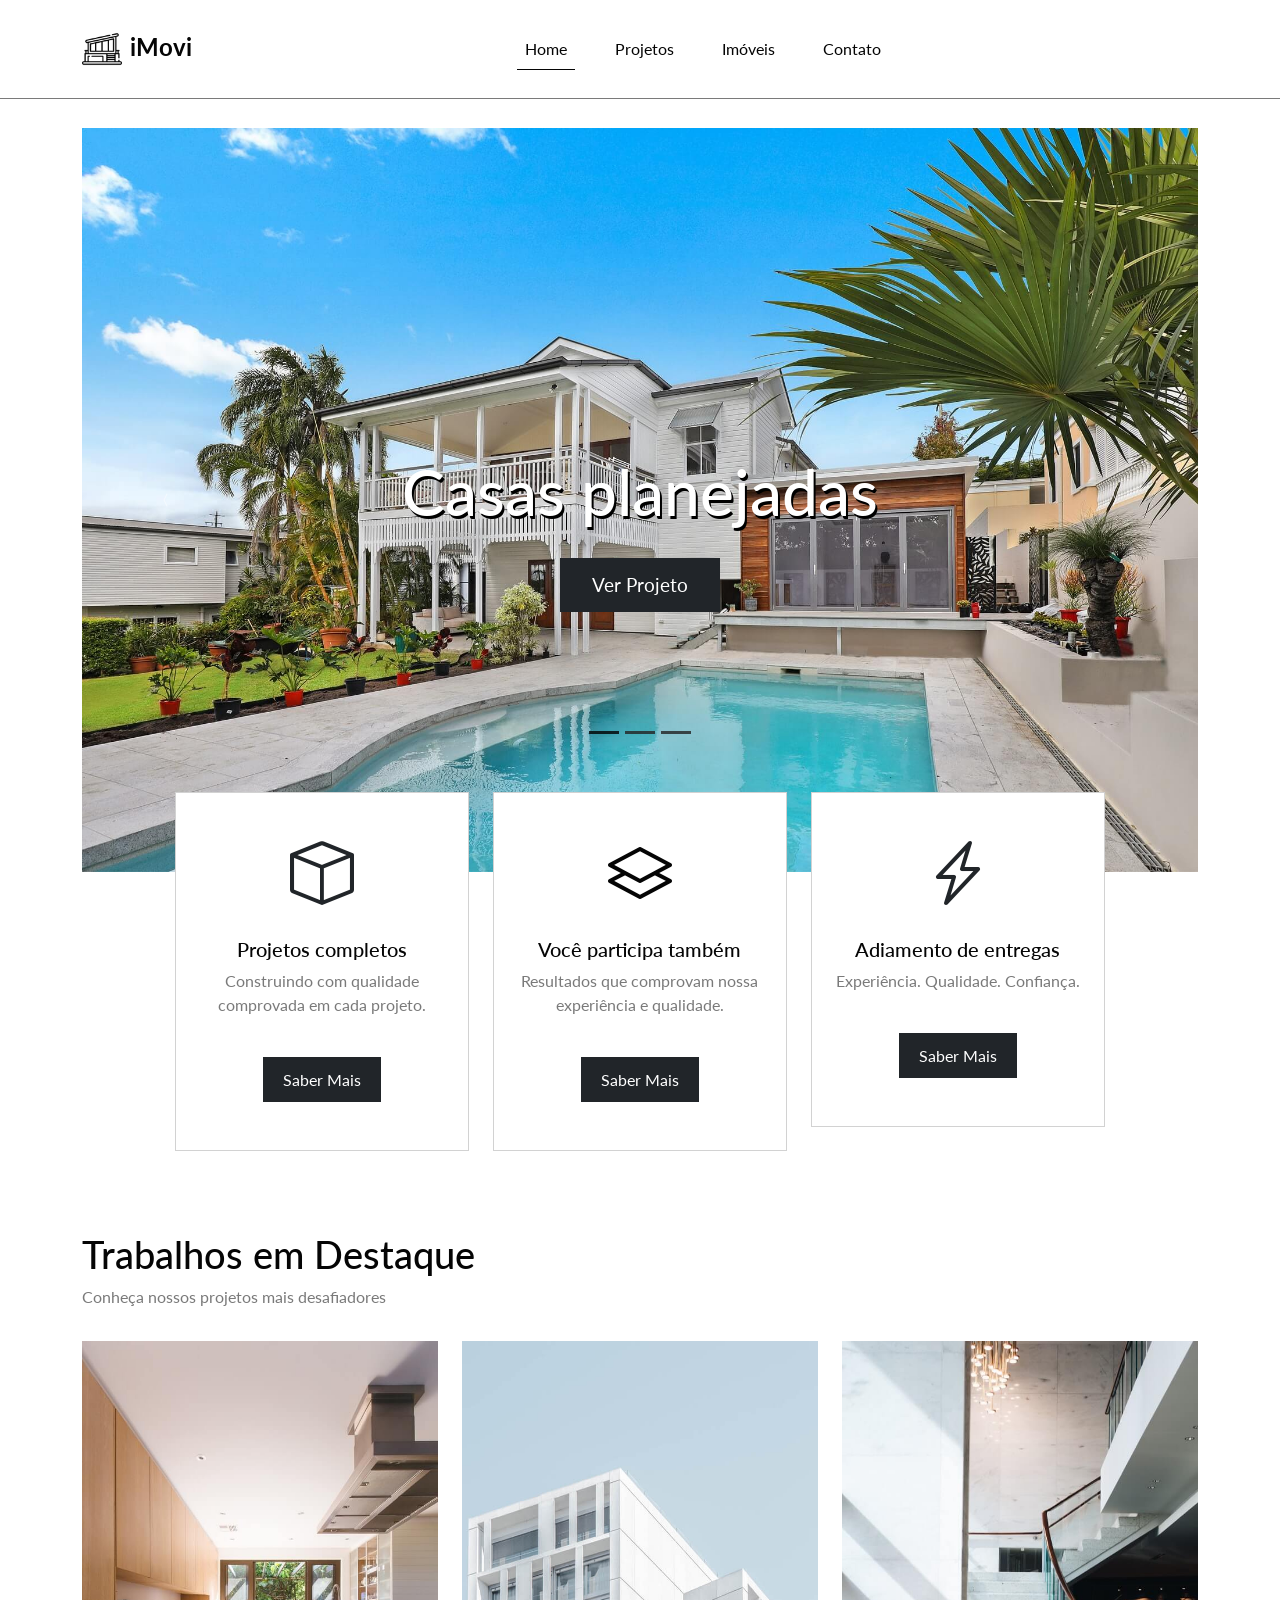
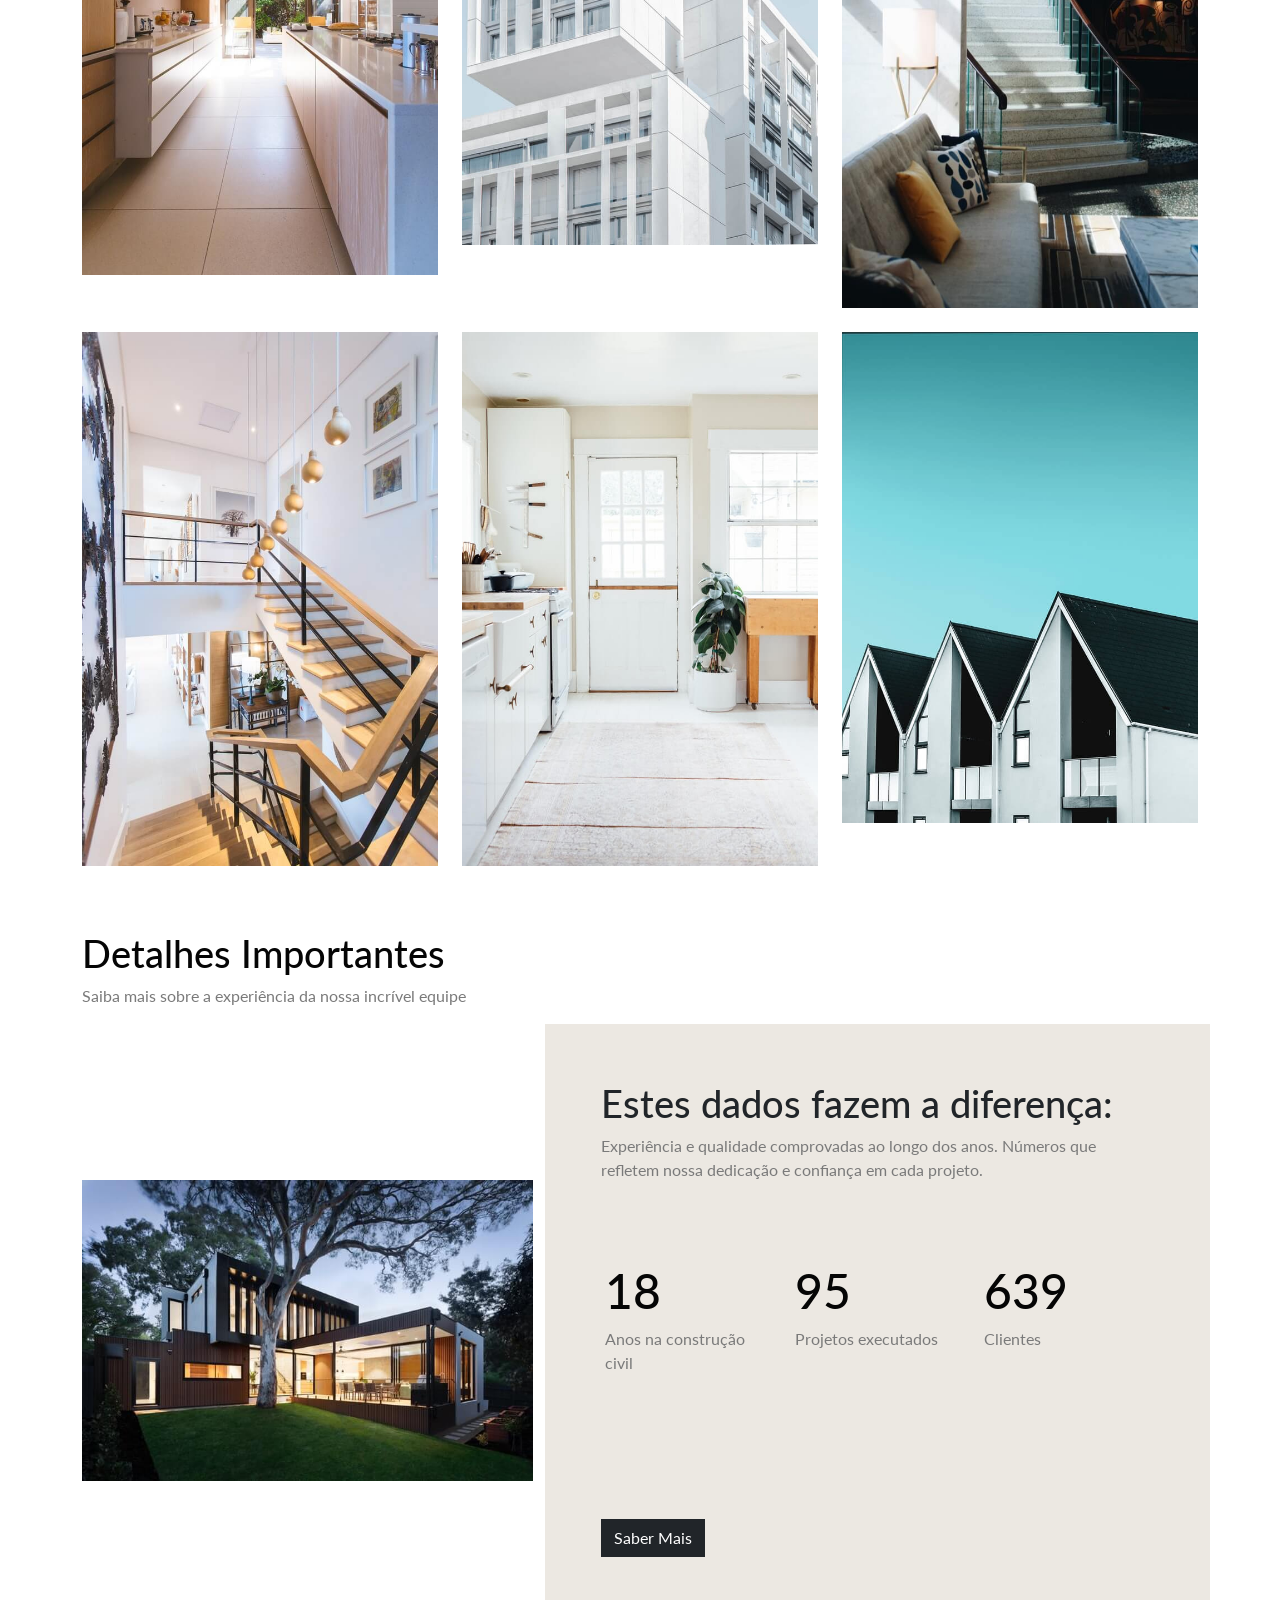
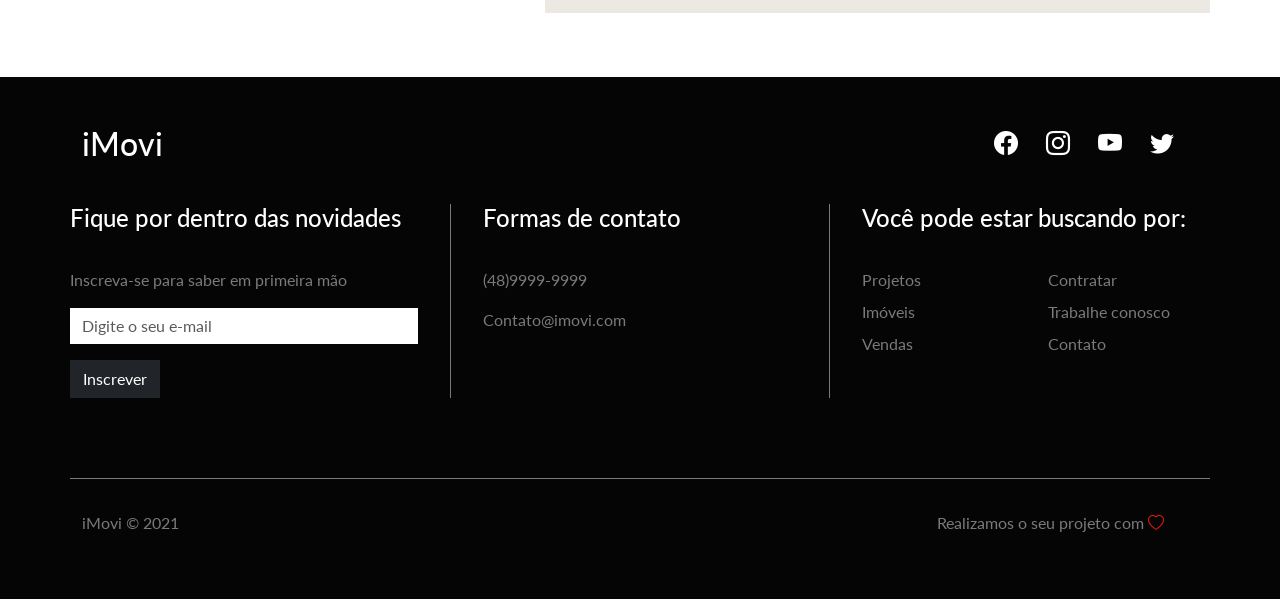
<file: ex13_projeto_imovi/index.html>
<!DOCTYPE html>
<html lang="pt-br">
  <head>
    <meta charset="UTF-8" />
    <meta http-equiv="X-UA-Compatible" content="IE=edge" />
    <meta name="viewport" content="width=device-width, initial-scale=1.0" />
    <title>iMovi</title>
    <link rel="shortcut icon" href="img/favicon.ico" type="image/x-icon" />
    <!-- Google fonts Lato -->
    <link rel="preconnect" href="https://fonts.googleapis.com" />
    <link rel="preconnect" href="https://fonts.gstatic.com" crossorigin />
    <link
      href="https://fonts.googleapis.com/css2?family=Lato:ital,wght@0,100;0,300;0,400;0,700;0,900;1,100;1,300;1,400;1,700;1,900&display=swap"
      rel="stylesheet"
    />
    <!-- CSS Bootstrap -->
    <link
      href="https://cdn.jsdelivr.net/npm/bootstrap@5.0.2/dist/css/bootstrap.min.css"
      rel="stylesheet"
      integrity="sha384-EVSTQN3/azprG1Anm3QDgpJLIm9Nao0Yz1ztcQTwFspd3yD65VohhpuuCOmLASjC"
      crossorigin="anonymous"
    />
    <!-- Bootstrap Icons -->
    <link
      rel="stylesheet"
      href="https://cdn.jsdelivr.net/npm/bootstrap-icons@1.5.0/font/bootstrap-icons.css"
    />
    <!-- CSS do projeto -->
    <link rel="stylesheet" href="css/styles.css" />
    <!-- JavaScript Bootstrap -->
    <script
      src="https://cdn.jsdelivr.net/npm/bootstrap@5.0.2/dist/js/bootstrap.bundle.min.js"
      integrity="sha384-MrcW6ZMFYlzcLA8Nl+NtUVF0sA7MsXsP1UyJoMp4YLEuNSfAP+JcXn/tWtIaxVXM"
      crossorigin="anonymous"
    ></script>
  </head>
  <body>
    <!-- NAVBAR -->
    <nav class="navbar navbar-expand-lg fixed-top bg-primary-color" id="navbar">
      <div class="container py-3">
        <a class="navbar-brand" href="#">
          <img src="img/imovi-icon.png" alt="iMovi" />
          <span>iMovi</span>
        </a>
        <button 
          class="navbar-toggler"
          type="button"
          data-bs-toggle="collapse"
          data-bs-target="#navbar-items"
          aria-controls="navbar-items"
          aria-expanded="false"
          aria-label="Toggle navigation"
        >
          <i class="bi bi-list"></i>
        </button>
        <div class="collapse navbar-collapse" id="navbar-items">
          <ul class="navbar-nav me-auto mb-2 mb-lg-0">
            <li class="nav-item">
              <a class="nav-link active" aria-current="page" href="#">Home</a>
            </li>
            <li class="nav-item">
              <a class="nav-link" href="#">Projetos</a>
            </li>
            <li class="nav-item">
              <a class="nav-link" href="#">Imóveis</a>
            </li>
            <li class="nav-item">
              <a class="nav-link" href="#">Contato</a>
            </li>
          </ul>
        </div>
      </div>
    </nav>
    <!-- SLIDER -->
    <div class="container" id="slider-container">
      <div id="slider" class="carousel slide" data-bs-ride="carousel">
        <div class="carousel-indicators">
          <button
            type="button"
            data-bs-target="#slider"
            data-bs-slide-to="0"
            class="active"
            aria-current="true"
            aria-label="Slide 1"
          ></button>
          <button
            type="button"
            data-bs-target="#slider"
            data-bs-slide-to="1"
            aria-label="Slide 2"
          ></button>
          <button
            type="button"
            data-bs-target="#slider"
            data-bs-slide-to="2"
            aria-label="Slide 3"
          ></button>
        </div>
        <div class="carousel-inner">
          <div class="carousel-item active">
            <img src="img/banner-1.jpg" class="d-block w-100" alt="Casa 1" />
            <div class="carousel-caption">
              <h5>Casas planejadas</h5>
              <a href="#" class="btn btn-dark">Ver Projeto</a>
            </div>
          </div>
          <div class="carousel-item">
            <img src="img/banner-2.jpg" class="d-block w-100" alt="Casa 2" />
            <div class="carousel-caption">
              <h5>Projetos Complexos</h5>
              <a href="#" class="btn btn-dark">Ver Projeto</a>
            </div>
          </div>
          <div class="carousel-item">
            <img src="img/banner-3.jpg" class="d-block w-100" alt="Casa 3" />
            <div class="carousel-caption">
              <h5>Projetos Inovadores</h5>
              <a href="#" class="btn btn-dark">Ver Projeto</a>
            </div>
          </div>
        </div>
        <button
          class="carousel-control-prev"
          type="button"
          data-bs-target="#slider"
          data-bs-slide="prev"
        >
          <i class="bi bi-chevron-compact-left"></i>
          <span class="visually-hidden">Previous</span>
        </button>
        <button
          class="carousel-control-next"
          type="button"
          data-bs-target="#slider"
          data-bs-slide="next"
        >
          <i class="bi bi-chevron-compact-right"></i>
          <span class="visually-hidden">Next</span>
        </button>
      </div>
      <div class="col-12 col-md-10 offset-md-1" id="mini-banners">
        <div class="row">
          <div class="col-12 col-md-4">
            <div class="card text-center">
              <i class="bi bi-box bg-primary-color"></i>
              <div class="card-body">
                <h5 class="card-title primary-color">Projetos completos</h5>
                <p class="card-text secondary-color">
               Construindo com qualidade comprovada em cada projeto.
                </p>
                <a href="#" class="btn btn-dark">Saber Mais</a>
              </div>
            </div>
          </div>
          <div class="col-12 col-md-4">
            <div class="card text-center">
              <i class="bi bi-layers primary-color"></i>
              <div class="card-body">
                <h5 class="card-title primary-color">Você participa também</h5>
                <p class="card-text secondary-color">
                 Resultados que comprovam nossa experiência e qualidade.
                </p>
                <a href="#" class="btn btn-dark">Saber Mais</a>
              </div>
            </div>
          </div>
          <div class="col-12 col-md-4">
            <div class="card text-center">
              <i class="bi bi-lightning-charge"></i>
              <div class="card-body primary-color">
                <h5 class="card-title primary-color">
                  Adiamento de entregas
                </h5>
                <p class="card-text secondary-color">
                  Experiência. Qualidade. Confiança.
                </p>
                <a href="#" class="btn btn-dark">Saber Mais</a>
              </div>
            </div>
          </div>
        </div>
      </div>
    </div>
    <!-- DESTAQUES -->
    <div class="container" id="featured-container">
      <div class="col-12">
        <h2 class="title primary-color">Trabalhos em Destaque</h2>
        <p class="subtitle secondary-color">
          Conheça nossos projetos mais desafiadores
        </p>
      </div>
      <div class="col-12" id="featured-images">
        <div class="row g-4">
          <div class="col-12 col-md-4">
            <img src="img/project-1.jpg" alt="projeto 1" class="img-fluid" />
            <div class="banner-content">
              <p class="secondary-color">Categoria</p>
              <h3>Nome do Projeto</h3>
            </div>
          </div>
          <div class="col-12 col-md-4">
            <img src="img/project-2.jpg" alt="projeto 2" class="img-fluid" />
            <div class="banner-content">
              <p class="secondary-color">Categoria</p>
              <h3>Nome do Projeto</h3>
            </div>
          </div>
          <div class="col-12 col-md-4">
            <img src="img/project-3.jpg" alt="projeto 3" class="img-fluid" />
            <div class="banner-content">
              <p class="secondary-color">Categoria</p>
              <h3>Nome do Projeto</h3>
            </div>
          </div>
          <div class="col-12 col-md-4">
            <img src="img/project-4.jpg" alt="projeto 4" class="img-fluid" />
            <div class="banner-content">
              <p class="secondary-color">Categoria</p>
              <h3>Nome do Projeto</h3>
            </div>
          </div>
          <div class="col-12 col-md-4">
            <img src="img/project-5.jpg" alt="projeto 5" class="img-fluid" />
            <div class="banner-content">
              <p class="secondary-color">Categoria</p>
              <h3>Nome do Projeto</h3>
            </div>
          </div>
          <div class="col-12 col-md-4">
            <img src="img/project-6.jpg" alt="projeto 6" class="img-fluid" />
            <div class="banner-content">
              <p class="secondary-color">Categoria</p>
              <h3>Nome do Projeto</h3>
            </div>
          </div>
        </div>
      </div>
    </div>
    <!-- INFO -->
    <div class="container" id="info-container">
      <div class="col-12">
        <h2 class="title primary-color">Detalhes Importantes</h2>
        <p class="subtitle secondary-color">
          Saiba mais sobre a experiência da nossa incrível equipe
        </p>
      </div>
      <div class="col-12">
        <div class="row">
          <div class="col-12 col-md-5" id="info-banner">
            <img src="img/infobanner.jpg" alt="Informações" class="img-fluid" />
          </div>
          <div class="col-12 col-md-7 bg-secondary-color" id="info-content">
            <div class="row">
              <div class="col-12">
                <h2 class="title">Estes dados fazem a diferença:</h2>
                <p class="subtitle secondary-color">
               Experiência e qualidade comprovadas ao longo dos anos.
                Números que refletem nossa dedicação e confiança em cada projeto.
                </p>
              </div>
              <div class="col-12" id="info-numbers">
                <div class="row">
                  <div class="col-4">
                    <h3 class="primary-color">18</h3>
                    <p class="secondary-color">Anos na construção civil</p>
                  </div>
                  <div class="col-4">
                    <h3 class="primary-color">95</h3>
                    <p class="secondary-color">Projetos executados</p>
                  </div>
                  <div class="col-4">
                    <h3 class="primary-color">639</h3>
                    <p class="secondary-color">Clientes</p>
                  </div>
                </div>
              </div>
              <div class="col-12">
                <a class="btn btn-dark">Saber Mais</a>
              </div>
            </div>
          </div>
        </div>
      </div>
    </div>
    <!-- FOOTER -->
    <footer class="container-fluid bg-dark-color" id="footer">
      <div class="container">
        <div class="row">
          <!-- FOOTER TOP -->
          <div class="col-12" id="footer-top">
            <div class="row justify-content-between">
              <div class="col-4">
                <h2>
                  iMovi
                </h2>
              </div>
              <div class="col-4" id="social-icons">
                <i class="bi bi-facebook"></i>
                <i class="bi bi-instagram"></i>
                <i class="bi bi-youtube"></i>
                <i class="bi bi-twitter"></i>
              </div>
            </div>
          </div>
          <!-- FOOTER DETAILS -->
          <div class="col-12" id="footer-details">
            <div class="row">
              <div class="col-12 col-md-4" id="news-container">
                <h4>Fique por dentro das novidades</h4>
                <p class="secondary-color">
                  Inscreva-se para saber em primeira mão
                </p>
                <form>
                  <div class="mb-3">
                    <input
                      type="email"
                      class="form-control"
                      placeholder="Digite o seu e-mail"
                    />
                  </div>
                  <button class="btn btn-dark">Inscrever</button>
                </form>
              </div>
              <div class="col-12 col-md-4" id="contact-container">
                <h4>Formas de contato</h4>
                <p class="secondary-color">(48)9999-9999</p>
                <p class="secondary-color">Contato@imovi.com</p>
              </div>
              <div class="col-12 col-md-4" id="links-container">
                <div class="row">
                  <h4>Você pode estar buscando por:</h4>
                  <div class="col-6">
                    <ul class="list-unstyled">
                      <li><a href="#" class="secondary-color">Projetos</a></li>
                      <li><a href="#" class="secondary-color">Imóveis</a></li>
                      <li><a href="#" class="secondary-color">Vendas</a></li>
                    </ul>
                  </div>
                  <div class="col-6">
                    <ul class="list-unstyled">
                      <li><a href="#" class="secondary-color">Contratar</a></li>
                      <li>
                        <a href="#" class="secondary-color">Trabalhe conosco</a>
                      </li>
                      <li><a href="#" class="secondary-color">Contato</a></li>
                    </ul>
                  </div>
                </div>
              </div>
            </div>
          </div>
          <!-- FOOTER BOTTOM -->
          <div class="col-12" id="footer-bottom">
            <div class="row justify-content-between">
              <div class="col-12 col-md-3">
                <p class="secondary-color">iMovi &copy; 2021</p>
              </div>
              <div class="col-12 col-md-3">
                <p class="secondary-color">
                  Realizamos o seu projeto com
                  <i class="bi bi-heart"></i>
                </p>
              </div>
            </div>
          </div>
        </div>
      </div>
    </footer>
  </body>
</html>
</file>
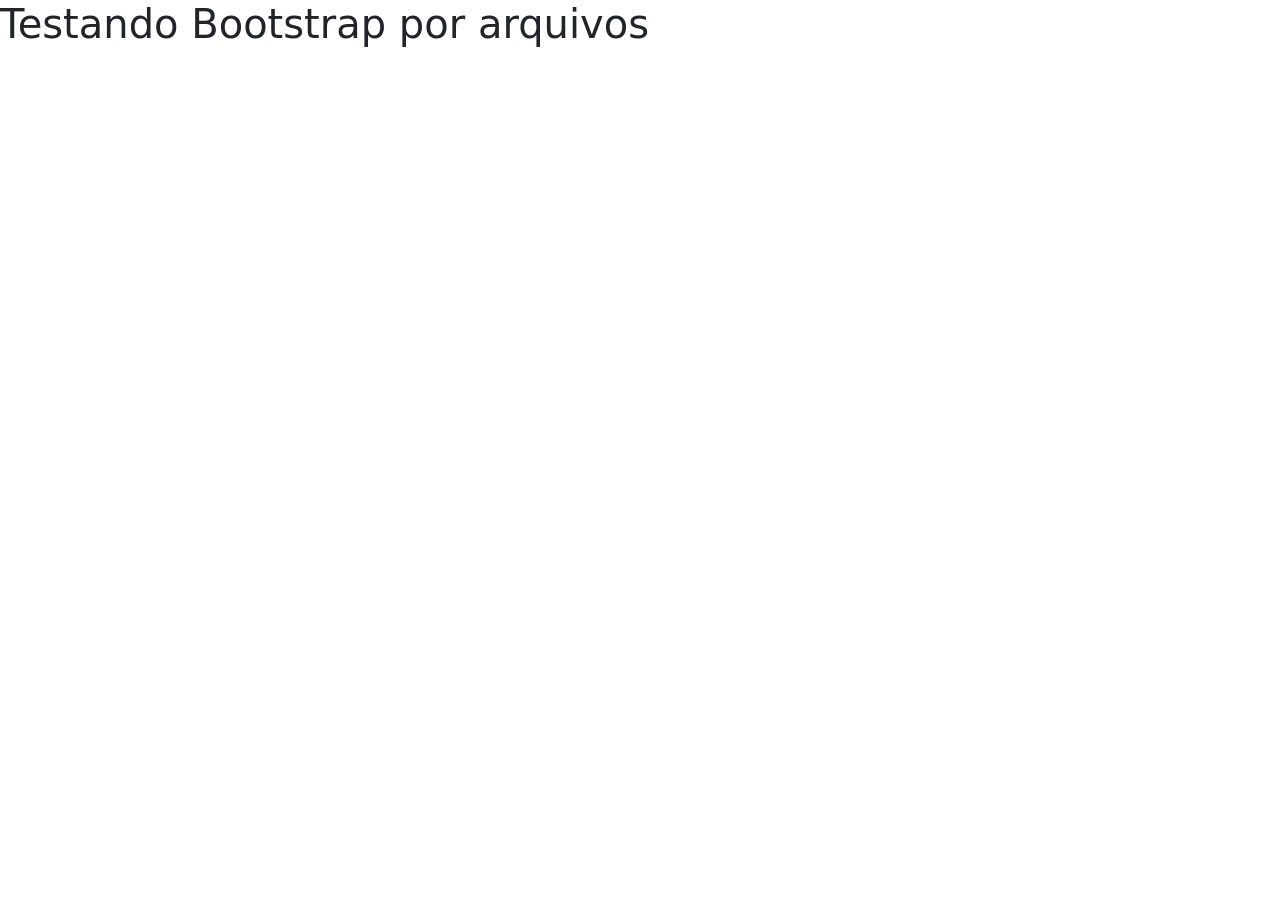
<file: ex1a_instalacao_arquivos/index.html>
<!DOCTYPE html>
<html lang="pt-br">
<head>
  <meta charset="UTF-8">
  <meta http-equiv="X-UA-Compatible" content="IE=edge">
  <meta name="viewport" content="width=device-width, initial-scale=1.0">
  <title>Bootstrap Arquivos</title>

  <!-- 1ª Digitação (Aqui) -->
   <link rel="stylesheet" href="./css/bootstrap.min.css">
   
  </head>
  <body>
    
    <!-- 2ª Digitação (Aqui) -->
     <h1>Testando Bootstrap por arquivos</h1>
    <script src="./js/bootstrap.bundle.min.js"></script>

</body>
</html>
</file>
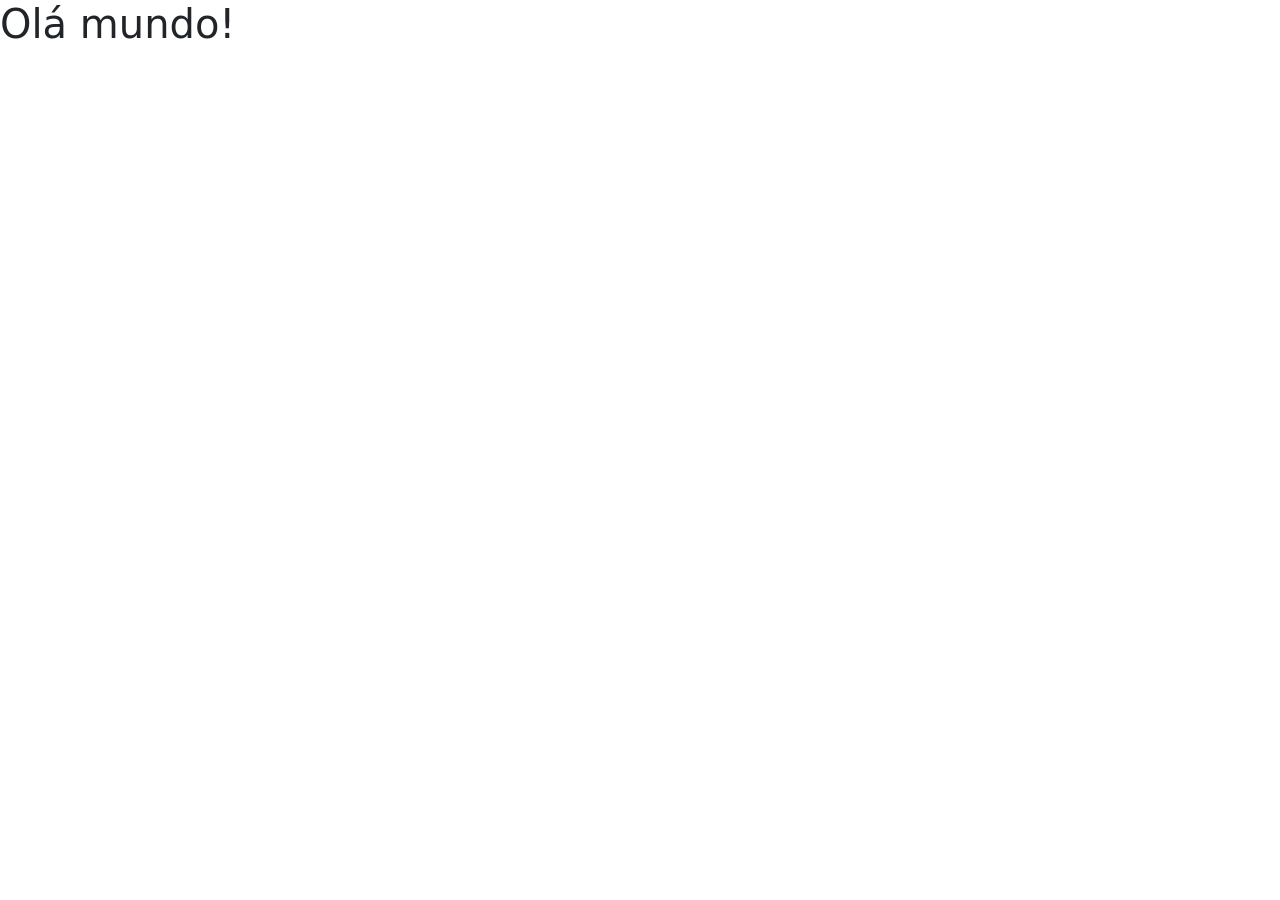
<file: ex1b__instalacao_npm/index.html>
<!DOCTYPE html>
<html lang="pt-br">
<head>
    <meta charset="UTF-8">
    <meta name="viewport" content="width=device-width, initial-scale=1.0">
    <title>Bootstrap com NPM</title>

    <!-- 1ª Digitação (Aqui) -->
    <link rel="stylesheet" href="node_modules/bootstrap/dist/css/bootstrap.css">
</head>
<body>
    
    <!-- Para instalar via NPM -->
    <!-- npm install bootstrap@5.3.3 -->

    <!-- 2ª Digitação (Aqui) -->
        <h1>Olá mundo!</h1>
</body>
</html>
</file>
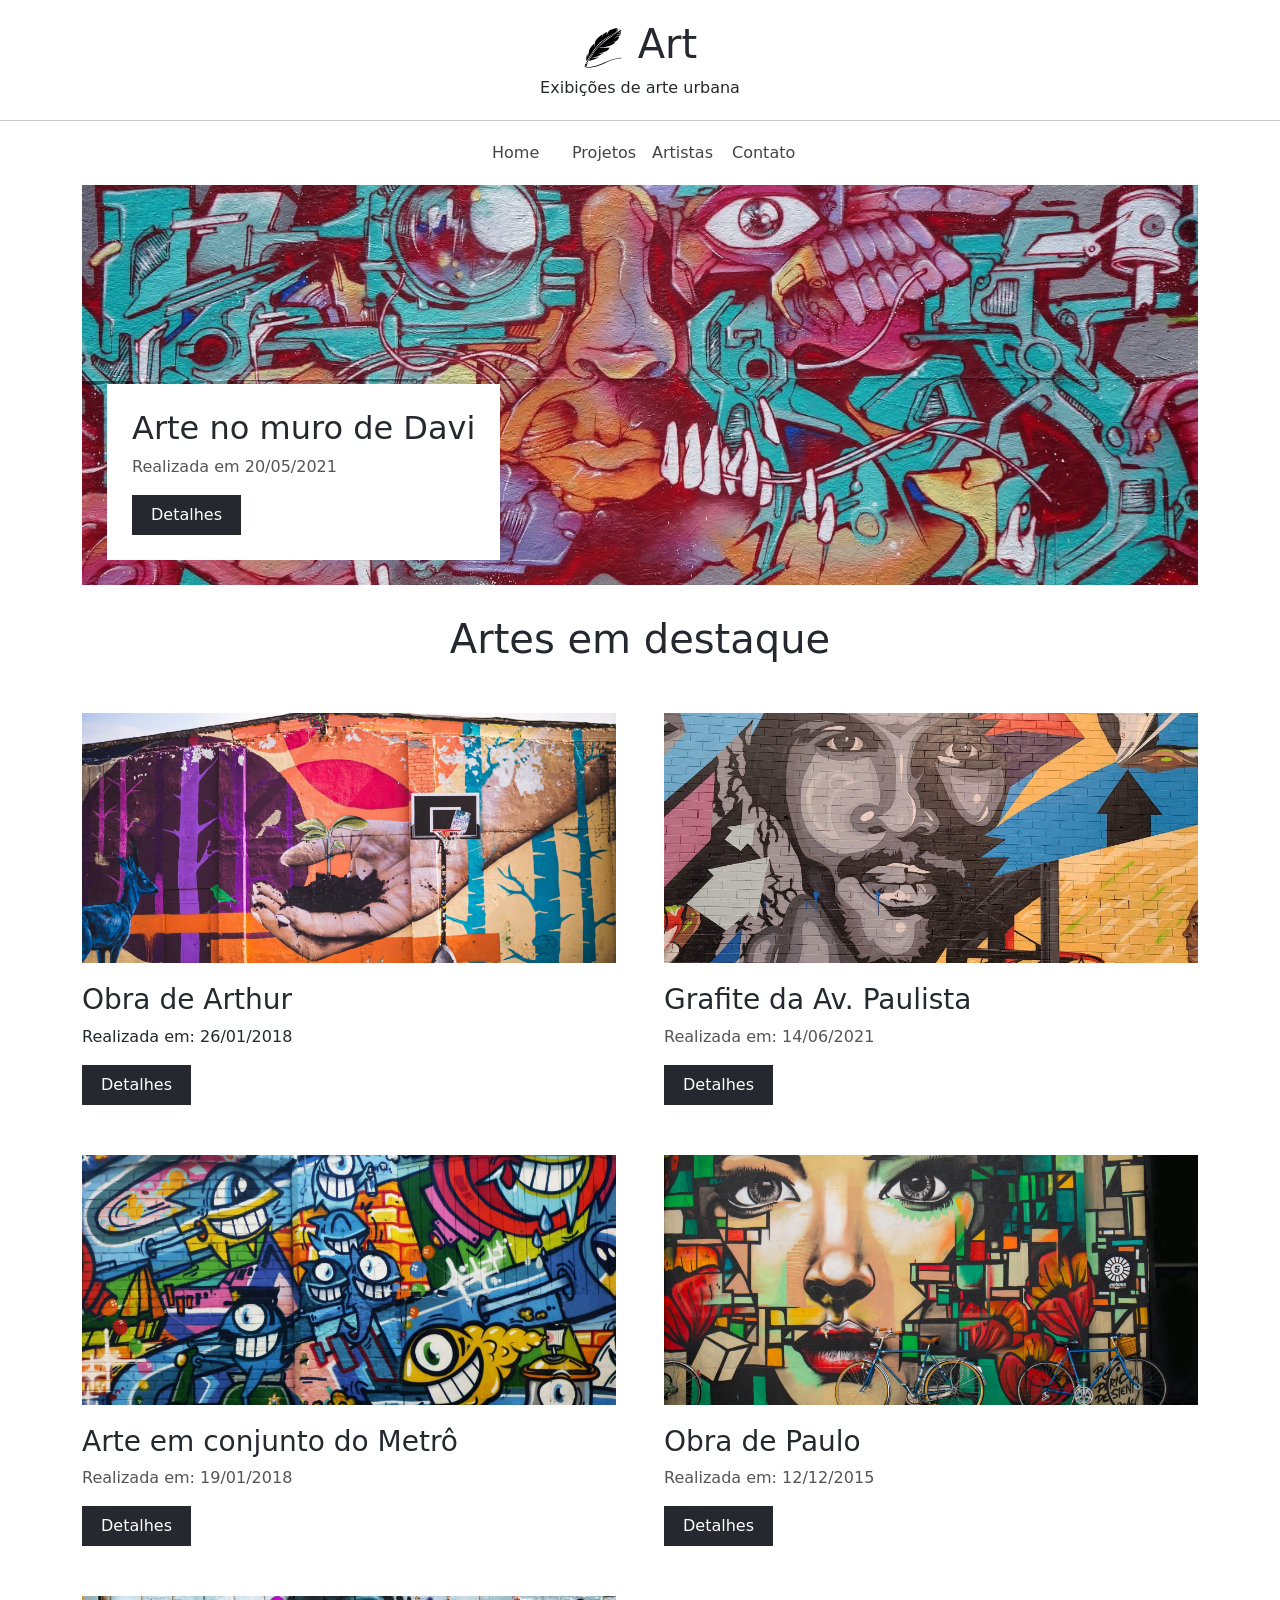
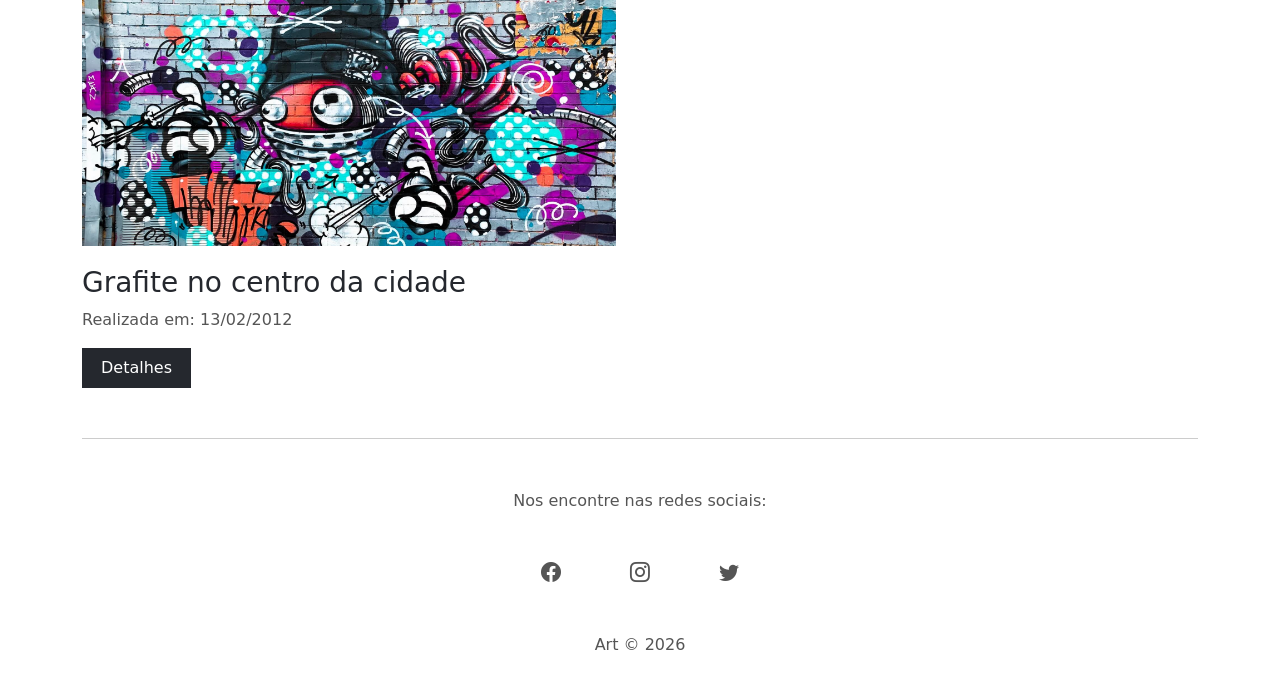
<file: ex11_projeto_art/Art_(Alunos)/index.html>
<!DOCTYPE html>
<html lang="pt-br">
<head>
  <meta charset="UTF-8">
  <meta http-equiv="X-UA-Compatible" content="IE=edge">
  <meta name="viewport" content="width=device-width, initial-scale=1.0">
  <!-- Fav icon -->
  <link rel="shortcut icon" href="img/favicon.ico" type="image/x-icon">
  <!-- Bootstrap -->
  <link href="https://cdn.jsdelivr.net/npm/bootstrap@5.3.3/dist/css/bootstrap.min.css" rel="stylesheet">
  <!-- Bootstrap ícones -->
  <link rel="stylesheet" href="https://cdn.jsdelivr.net/npm/bootstrap-icons@1.11.3/font/bootstrap-icons.css">
  <!-- CSS -->
  <link rel="stylesheet" href="css/styles.css">
  <title>Art</title>
</head>
<body>
  <!-- HEADER -->
  <div class="container-fluid">
    <header id="header" class="row">
      <div id="logo-container">
        <img id="logo"  src="img/art_logo.svg" alt="Art">
        <h1>Art</h1>
      </div>
      <p>Exibições de arte urbana</p>
    </header>
    <nav id="navbar" class="container">
      <div class="row justify-content-center">
        <a href="#">Home</a>
        <a href="#">Projetos</a>
        <a href="#">Artistas</a>
        <a href="#">Contato</a>
      </div>
    </nav>
</div>

<!-- MAIN IMAGE -->
 <div class="container" id="main-image-container">
  <div class="main-image center-image">
    <div class="main-image-info">
      <h2>Arte no muro de Davi</h2>
      <p class="secondary-color">Realizada em 20/05/2021</p>
      <a class="btn" href="#">Detalhes</a>
    </div>
  </div>
 </div>

 <!-- GALERY -->
  <div class="container" id="gallery-container">
      <div class="col-12">
        <h1>Artes em destaque</h1>
      </div>
      <div class="row gx-md-5">
        <div class="col-xs-12 col-md-6">
          <div class="small-image-container center-image" id="img-2"></div>
          <h3>Obra de Arthur</h3>
          <p>Realizada em: 26/01/2018</p>
          <a class="btn" href="#">Detalhes</a>
        </div>
        <div class="col-xs-12 col-md-6">
          <div class="small-image-container center-image" id="img-3"></div>
          <h3>Grafite da Av. Paulista</h3>
          <p class="secondary-color">Realizada em: 14/06/2021</p>
          <a class="btn" href="#">Detalhes</a>
        </div>
         <div class="col-xs-12 col-md-6">
          <div class="small-image-container center-image" id="img-4"></div>
          <h3>Arte em conjunto do Metrô</h3>
          <p class="secondary-color">Realizada em: 19/01/2018</p>
          <a class="btn" href="#">Detalhes</a>
        </div>
         <div class="col-xs-12 col-md-6">
          <div class="small-image-container center-image" id="img-5"></div>
          <h3>Obra de Paulo</h3>
          <p class="secondary-color">Realizada em: 12/12/2015</p>
          <a class="btn" href="#">Detalhes</a>
        </div>
         <div class="col-xs-12 col-md-6">
          <div class="small-image-container center-image" id="img-6"></div>
          <h3>Grafite no centro da cidade</h3>
          <p class="secondary-color">Realizada em: 13/02/2012</p>
          <a class="btn" href="#">Detalhes</a>
        </div>
  </div>
  <footer class="container">
    <p class="secondary-color">Nos encontre nas redes sociais:</p>
    <div class="row justify-content-center" id="social-icons-container">
      <div class="col-1">
        <a href="#"><i class="bi bi-facebook secondary-color"></i></a>
    </div>
        <div class="col-1">
            <a href="#"><i class="bi bi-instagram secondary-color"></i></a>
    </div>
        <div class="col-1">
          <a href="#"><i class="bi bi-twitter secondary-color"></i></a>
    </div>
    </div>
    <p class="secondary-color">Art &copy; 2026</p>
  </footer>
</body>
</html>
</file>
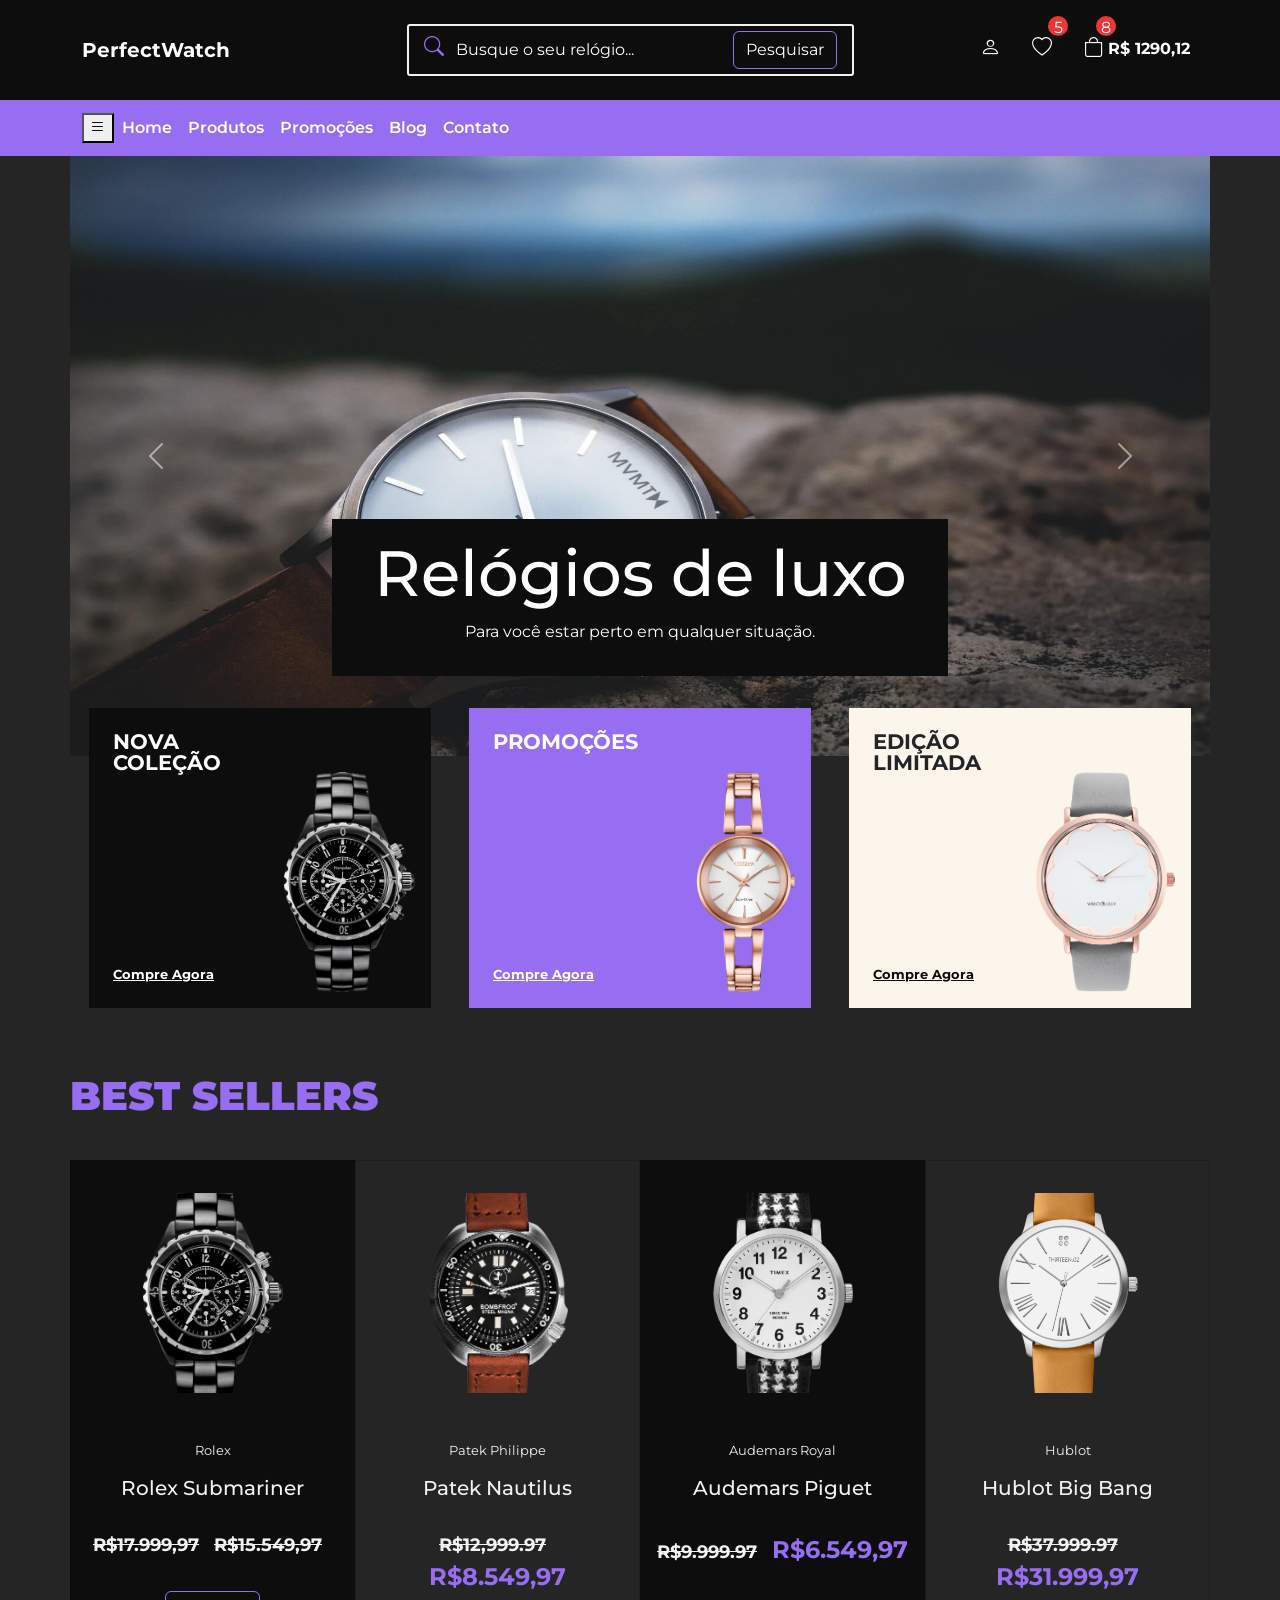
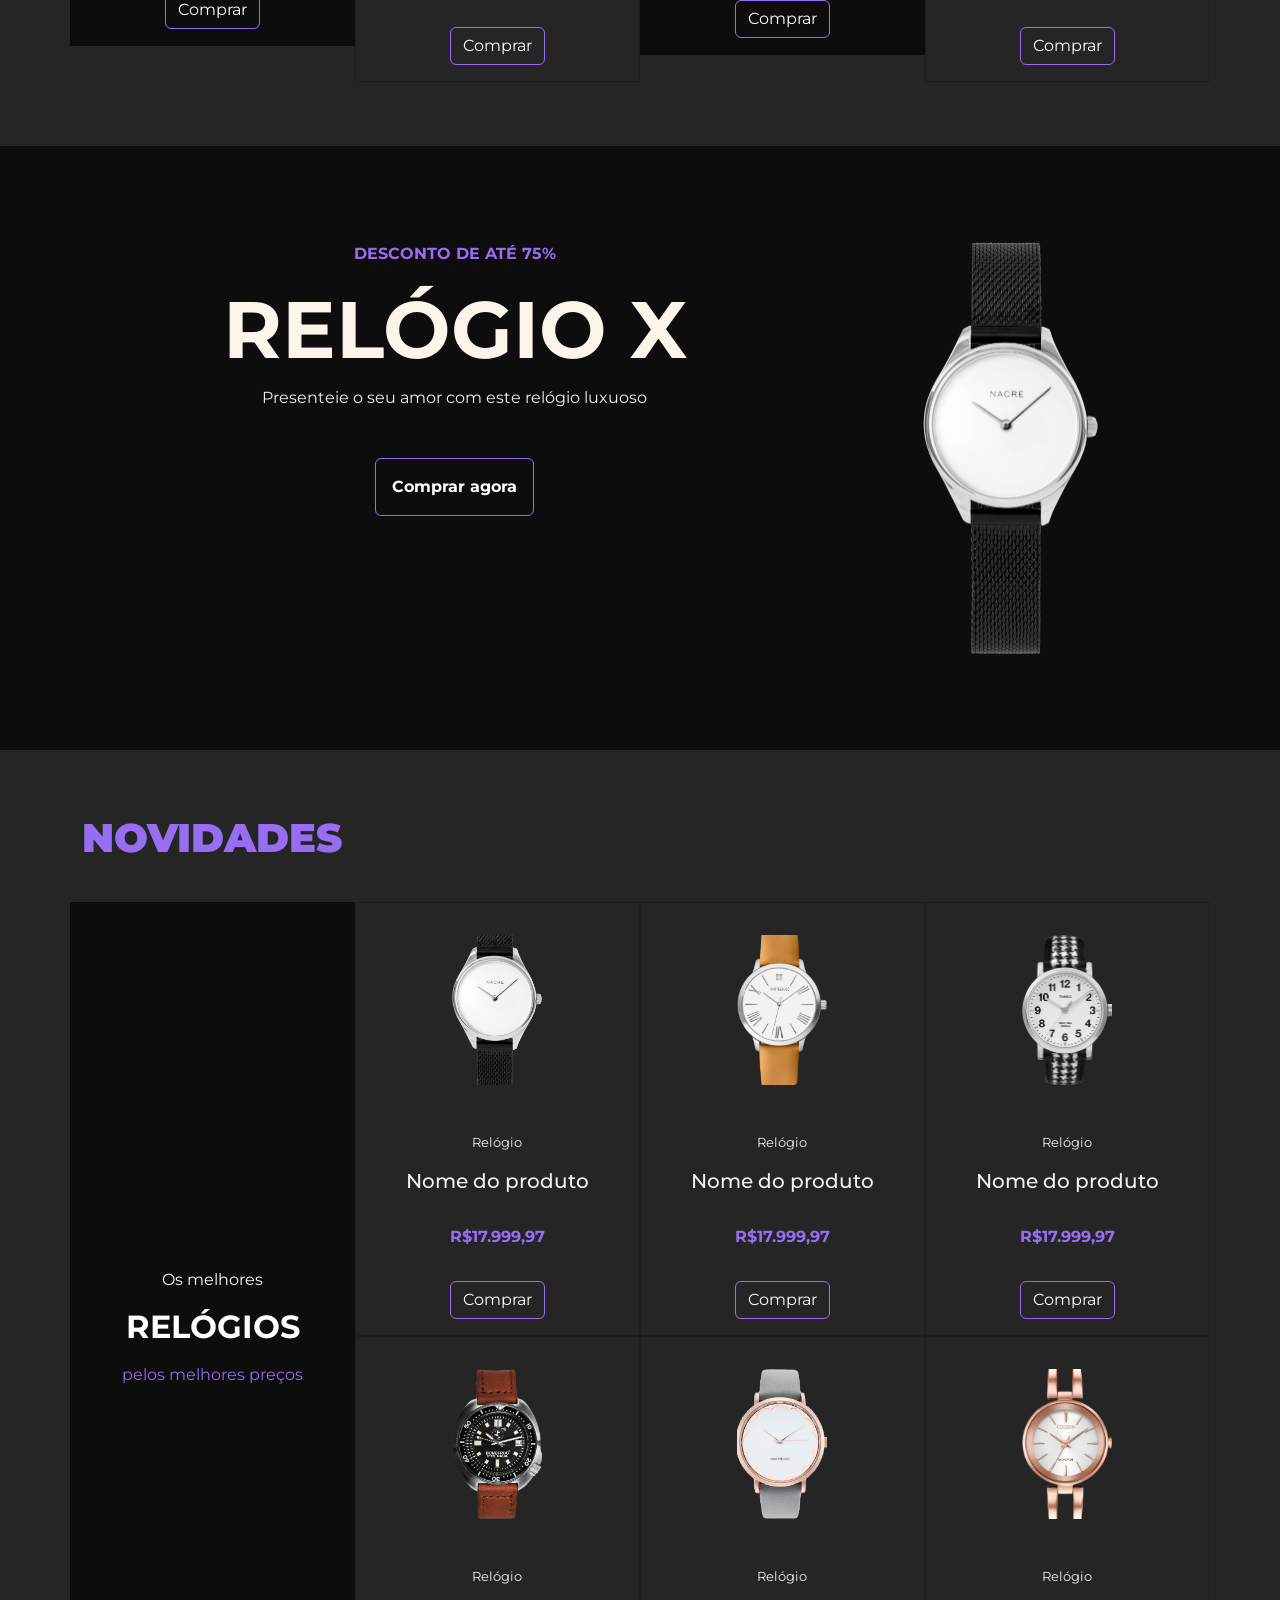
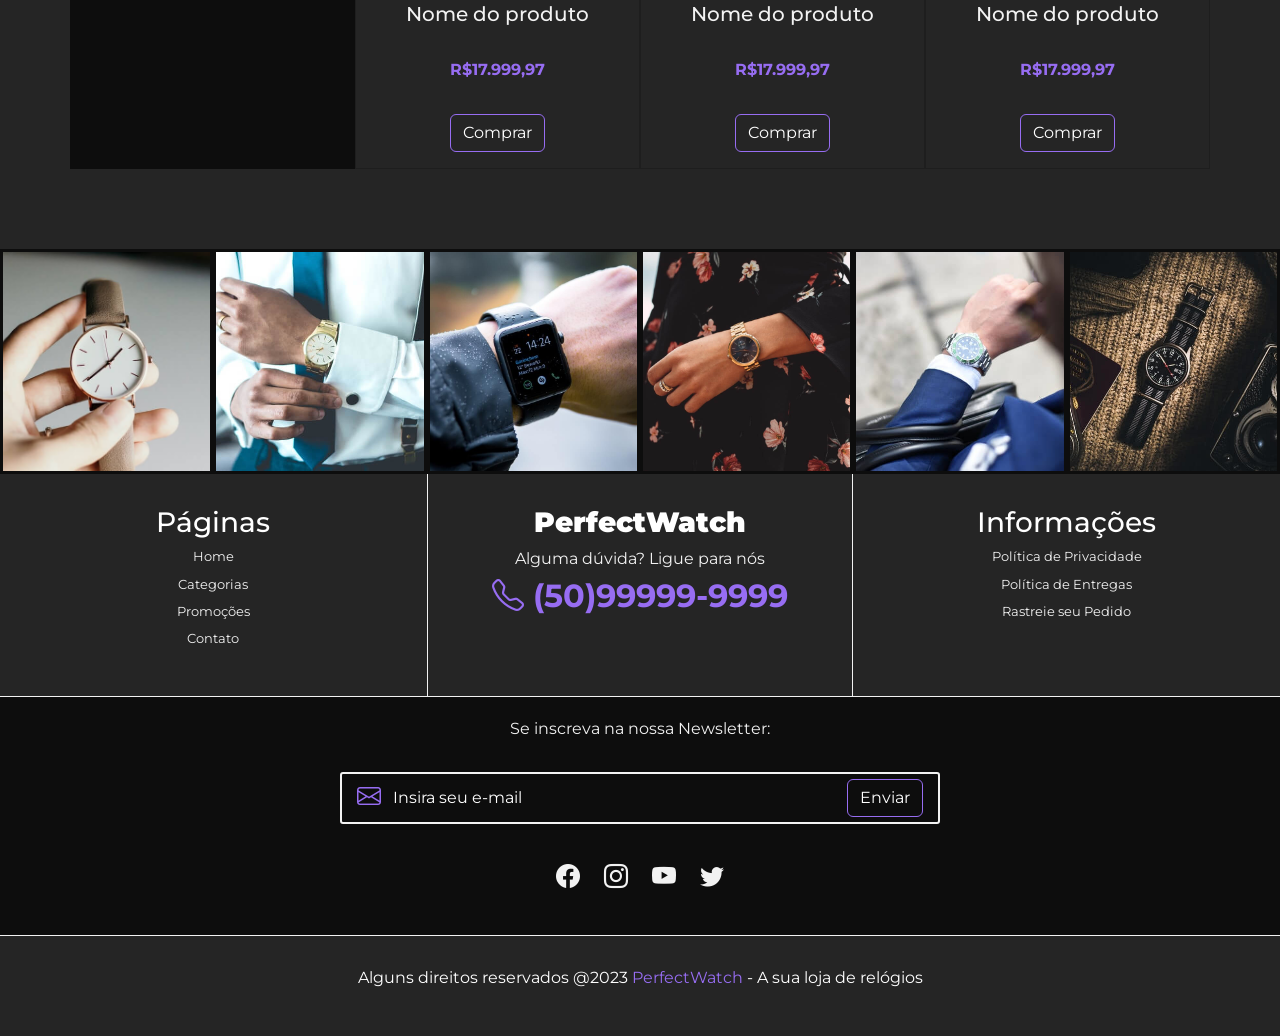
<file: ex12_projeto-perfectwatch/PerfectWatch (Completo)/PerfectWatch (Completo)/index.html>
<!DOCTYPE html>
<html lang="pt-br">
<head>
  <meta charset="UTF-8">
  <meta http-equiv="X-UA-Compatible" content="IE=edge">
  <meta name="viewport" content="width=device-width, initial-scale=1.0">
  <title>PerfectWatch</title>

  <!-- Favicon -->
  <link rel="shortcut icon" href="img/favicon.ico" type="image/x-icon">

  <!-- Google fonts -->
  <link rel="preconnect" href="https://fonts.googleapis.com">
  <link rel="preconnect" href="https://fonts.gstatic.com" crossorigin>
  <link href="https://fonts.googleapis.com/css2?family=Montserrat:ital,wght@0,100;0,200;0,300;0,400;0,500;0,600;0,700;0,800;0,900;1,100;1,200;1,300;1,400;1,500;1,600;1,700;1,800;1,900&display=swap" rel="stylesheet">

  <!-- Link (Bootstrap) -->
  <link href="https://cdn.jsdelivr.net/npm/bootstrap@5.3.1/dist/css/bootstrap.min.css" rel="stylesheet" integrity="sha384-4bw+/aepP/YC94hEpVNVgiZdgIC5+VKNBQNGCHeKRQN+PtmoHDEXuppvnDJzQIu9" crossorigin="anonymous">
  
  <!-- Link para (Bootstrap Icons) -->
  <link rel="stylesheet" href="https://cdn.jsdelivr.net/npm/bootstrap-icons@1.10.5/font/bootstrap-icons.css">

  <!-- Link CSS (Próprio) -->
  <link rel="stylesheet" href="css/styles.css">

  <!-- JavaScript Bundle with Popper -->
  <script src="https://cdn.jsdelivr.net/npm/bootstrap@5.3.1/dist/js/bootstrap.bundle.min.js" integrity="sha384-HwwvtgBNo3bZJJLYd8oVXjrBZt8cqVSpeBNS5n7C8IVInixGAoxmnlMuBnhbgrkm" crossorigin="anonymous" defer></script>
  
</head>
<body>
  <!-- NAVBAR -->
  <!-- Primeira Barra de Navegação -->
  <nav class="navbar navbar-expand-lg destaque py-4 px-2" id="navbar">
    <div class="container">
      <!-- Marca ou Logo -->
      <a class="navbar-brand" href="#">PerfectWatch</a>

      <!-- Itens da barra de navegação -->
      <div id="navbar-items">
        <div></div> 

        <!-- Formulário de Busca -->
        <form class="d-flex" id="search-form">
          <i class="bi bi-search primary-color"></i>
          <input class="form-control me-2" type="search" placeholder="Busque o seu relógio..." aria-label="Search">
          <button class="btn secondary-bg-color" type="submit">Pesquisar</button>
        </form>

        <!-- Ícones da barra de navegação -->
        <ul class="navbar-nav mb-2 mb-lg-0">
          <li class="nav-item">
            <a class="nav-link" href="#">
              <i class="bi bi-person"></i>
            </a>
          </li>
          <li class="nav-item">
            <a class="nav-link" href="#">
              <i class="bi bi-heart"></i>
            </a>
            <span class="qty-info">5</span>
          </li>
          <li class="nav-item" id="bag-item">
            <a class="nav-link" href="#">
              <i class="bi bi-bag"></i>
              <b>R$ 1290,12</b>
            </a>
            <span class="qty-info">8</span>
          </li>
        </ul>
      </div>
    </div>
  </nav>

  <!-- Barra de Navegação Inferior -->
  <nav class="navbar navbar-expand-lg secondary-bg-color p-2" id="bottom-navbar-container">
    <div class="container">
      <!-- Botão para mostrar/esconder o menu -->
      <button class="mnavbar-toggler" type="button" data-bs-toggle="collapse" data-bs-target="#bottom-navbar" aria-controls="bottom-navbar" aria-expanded="false" aria-label="Toggle navigation">
        <i class="bi bi-list"></i>
      </button>

      <!-- Itens do menu de navegação inferior -->
      <ul class="navbar-nav mb-2 mb-lg-0 collapse navbar-collapse" id="bottom-navbar">
        <li class="bav-item sobre">
          <a class="nav-link" href="#">
            Home
          </a>
        </li>
        <li class="bav-item sobre">
          <a class="nav-link" href="#">
            Produtos
          </a>
        </li>
        <li class="bav-item sobre">
          <a class="nav-link" href="#">
            Promoções
          </a>
        </li>
        <li class="bav-item sobre">
          <a class="nav-link" href="#">
            Blog
          </a>
        </li>
        <li class="bav-item sobre">
          <a class="nav-link" href="#">
            Contato
          </a>
        </li>
      </ul>
    </div>
  </nav>



  <!-- BANNERS -->
  <div class="container" id="banners-container">
    <div id="slider" class="carousel slide" data-bs-ride="carousel">
      <div class="carousel-inner">
        <!-- Primeiro slide do carousel -->
        <div class="carousel-item active">
          <img src="img/banner1.jpg" class="d-block w-100 img-fluid" alt="...">
          <div class="carousel-caption destaque">
            <h5>Relógios de luxo</h5>
            <p>Para você estar perto em qualquer situação.</p>
          </div>
        </div>
        <!-- segundo slide do carousel -->
        <div class="carousel-item">
          <img src="img/banner3.jpg" class="d-block w-100 img-fluid" alt="...">
          <div class="carousel-caption destaque">
            <h5>Linha Importada</h5>
            <p>Conheça os melhores relógios suíços, com pronta entrega.</p>
          </div>
        </div>
      </div>
      <!-- Botões de controle para navegar entre slides -->
      <button class="carousel-control-prev" type="button" data-bs-target="#slider" data-bs-slide="prev">
        <span class="carousel-control-prev-icon" aria-hidden="true"></span>
        <span class="visually-hidden">Previous</span>
      </button>
      <button class="carousel-control-next" type="button" data-bs-target="#slider" data-bs-slide="next">
        <span class="carousel-control-next-icon" aria-hidden="true"></span>
        <span class="visually-hidden">Next</span>
      </button>
    </div>

    <!-- MINI BANNERS -->
    <div class="container" id="mini-banners">
      <!-- Linha de mini banners -->
       <div class="row justify-content-around">
        <!-- Mini banner 1 -->
        <div class="col-12 dark-bg-color" id="mini-banner-1">
          <h2>Nova Coleção</h2>
          <img src="img/relogio1.png" alt="Relógio 1">
          <a href="#">Compre Agora</a>
        </div>
        <!-- Mini banner 2 -->
        <div class="col-12 secondary-bg-color" id="mini-banner-2">
          <h2>Promoções</h2>
          <img src="img/relogio2.png" alt="Relógio 2">
          <a href="#">Compre Agora</a>
        </div>
        <!-- Mini banner 3 -->
        <div class="col-12 light-bg-color" id="mini-banner-3">
          <h2 class="text-dark">Edição limitada</h2>
          <a href="#">Compre Agora</a>
          <img src="img/relogio3.png" alt="Relógio 3">
        </div>
      </div>
    </div>
  </div>


  <!-- BEST SELLERS -->

  <div class="container" id="best-sellers">
    <!-- Titulo da seção -->
     <h2 class="title primary-color">Best Sellers</h2>

    <!-- Linha com os produtos best sellers -->
    <div class="row">
      <!-- Primeiro produto -->
      <div class="col-12 col-md-3">
        <div class="card destaque">
          <img src="img/relogio1.png" class="card-img-top img-fluid" alt="Relógio">
          <div class="card-body">
            <!-- Categoria do produto -->
            <p class="card-category secondary-color">Rolex</p>
            <!-- Título do produto -->
            <h5 class="card-title secondary-color">Rolex Submariner</h5>
            <p class="card-text primary-color">
              <!-- Preço original e preço com desconto do produto -->
              <span class="original-price">R$17.999,97</span>
              <span class="original-price">R$15.549,97</span>
            </p>
            <!-- Botão de compra do produto -->
            <a href="#" class="btn btn-primary">Comprar</a>
          </div>
        </div>
      </div>
      <!-- Segundo produto -->
      <div class="col-12 col-md-3">
        <div class="card primary-bg-color">
          <img src="img/relogio4.png" class="card-img-top img-fluid" alt="Relógio">
          <div class="card-body">
            <!-- Categoria do produto -->
            <p class="card-category secondary-color">Patek Philippe</p>
            <!-- Título do produto -->
            <h5 class="card-title secondary-color">Patek Nautilus</h5>
            <p class="card-text primary-color">
              <!-- Preço original e com desconto -->
              <span class="original-price">R$12,999.97</span>
              <span class="discount-price">R$8.549,97 </span>
            </p>
            <!-- Bootão de compra -->
            <a href="#" class="btn btn-primary">Comprar</a>
          </div>
        </div>
      </div>
      <!-- terceiro produto -->
      <div class="col-12 col-md-3">
        <div class="card destaque">
          <img src="img/relogio5.png" class="card-img-top img-fluid" alt="Relógio">
          <div class="card-body">
            <!-- Categoria do produto -->
            <p class="card-category secondary-color">Audemars Royal</p>
            <!-- Título do produto -->
            <h5 class="card-title secondary-color">Audemars Piguet</h5>
            <p class="card-text primary-color">
              <!-- Preço original e com desconto -->
              <span class="original-price">R$9.999.97</span>
              <span class="discount-price">R$6.549,97 </span>
            </p>
            <!-- Bootão de compra -->
            <a href="#" class="btn btn-primary">Comprar</a>
          </div>
        </div>
      </div>
      <!-- quarto produto -->
      <div class="col-12 col-md-3">
        <div class="card primary-bg-color">
          <img src="img/relogio6.png" class="card-img-top img-fluid" alt="Relógio">
          <div class="card-body">
            <!-- Categoria do produto -->
            <p class="card-category secondary-color">Hublot</p>
            <!-- Título do produto -->
            <h5 class="card-title secondary-color">Hublot Big Bang</h5>
            <p class="card-text primary-color">
              <!-- Preço original e com desconto -->
              <span class="original-price">R$37.999.97</span>
              <span class="discount-price">R$31.999,97 </span>
            </p>
            <!-- Bootão de compra -->
            <a href="#" class="btn btn-primary">Comprar</a>
          </div>
        </div>
      </div>
    </div>
  </div>


  <!-- BANNER DESTAQUE -->

  <div class="container-fluid" id="bottom-banner">
    <div class="row">
      <!-- Coluna para texto -->
      <div class="col-12 col-md-8">
      <!-- Subtítulo da oferta -->
      <p class="primary-color offer-subtitle">Desconto de até 75%</p>
      <!-- Título do banner -->
      <h2 class="light-color">Relógio X</h2>
      <!-- Descrição do banner -->
      <p class="secondary-color">Presenteie o seu amor com este relógio luxuoso</p>
      <!-- Botão de ação -->
      <a href="#" class="btn btn-primary">Comprar agora</a>
      </div>
      <!-- Coluna para imagem -->
      <div class="col-12 col-md-4">
        <img src="img/relogio7.png" alt="relogio 7">
      </div>
    </div>
  </div>

 
<!-- NOVIDADES (New Products) -->

<div class="container" id="new-products">
  <!-- Título da seção -->
   <h2 class="title primary-color">Novidades</h2>

   <!-- Linha com conteúdo da seção  -->
  <div class="row">
    <!-- Coluna para o banner de novidades (apenas em telas maiores) -->
    <div class="col-12 col-md-3 d-none d-md-flex" id="new-products-banner">
      <!-- Subtítulo do banner -->
      <p class="secondary color">Os melhores</p>
      <!-- Título do banner -->
       <h3>Relógios</h3>
       <!-- Descrição do banner -->
        <p class="primary-color">pelos melhores preços</p>
    </div>
    <!-- Coluna principal para os produtos -->
    <div class="col-12 col-md-9">
      <!-- Linha para os cards de produtos -->
      <div class="row">
        <!-- Primeiro produto -->
        <div class="col-12 col-md-4">
          <div class="card primary-bg-color">
          <!-- Imagem do produto -->
          <img src="img/relogio7.png" class="card-img-top img-fluid" alt="relogio">
          <div class="card-body">
            <!-- Categoria do produto -->
            <p class="card-category secondary-color">Relógio</p>
            <!-- Título do produto -->
            <h5 class="card-title secondary-color">Nome do produto</h5>
            <!-- Preço do produto -->
            <p class="card-text primary-color">R$17.999,97</p>
            <!-- Botão de compra -->
            <a href="#" class="btn btn-primary">Comprar</a>
          </div>
        </div>
      </div>
    <!-- Segundo produto -->
    <div class="col-12 col-md-4">
          <div class="card primary-bg-color">
            <img src="img/relogio6.png" class="card-img-top img-fluid" alt="relogio">
            <div class="card-body">
              <p class="card-category secondary-color">Relógio</p>
              <h5 class="card-title secondary-color">Nome do produto</h5>
              <p class="card-text primary-color">R$17.999,97</p>
              <a href="#" class="btn btn-primary">Comprar</a>
          </div>
        </div>
      </div>
    <!-- terceiro produto -->
    <div class="col-12 col-md-4">
          <div class="card primary-bg-color">
            <img src="img/relogio5.png" class="card-img-top img-fluid" alt="relogio">
            <div class="card-body">
              <p class="card-category secondary-color">Relógio</p>
              <h5 class="card-title secondary-color">Nome do produto</h5>
              <p class="card-text primary-color">R$17.999,97</p>
              <a href="#" class="btn btn-primary">Comprar</a>
          </div>
        </div>
      </div>
    <!-- quarto produto -->
    <div class="col-12 col-md-4">
          <div class="card primary-bg-color">
            <img src="img/relogio4.png" class="card-img-top img-fluid" alt="relogio">
            <div class="card-body">
              <p class="card-category secondary-color">Relógio</p>
              <h5 class="card-title secondary-color">Nome do produto</h5>
              <p class="card-text primary-color">R$17.999,97</p>
              <a href="#" class="btn btn-primary">Comprar</a>
          </div>
        </div>
      </div>
    <!-- quinto produto -->
    <div class="col-12 col-md-4">
          <div class="card primary-bg-color">
            <img src="img/relogio3.png" class="card-img-top img-fluid" alt="relogio">
            <div class="card-body">
              <p class="card-category secondary-color">Relógio</p>
              <h5 class="card-title secondary-color">Nome do produto</h5>
              <p class="card-text primary-color">R$17.999,97</p>
              <a href="#" class="btn btn-primary">Comprar</a>
          </div>
        </div>
      </div>
    <!-- sexto produto -->
    <div class="col-12 col-md-4">
          <div class="card primary-bg-color">
            <img src="img/relogio2.png" class="card-img-top img-fluid" alt="relogio">
            <div class="card-body">
              <p class="card-category secondary-color">Relógio</p>
              <h5 class="card-title secondary-color">Nome do produto</h5>
              <p class="card-text primary-color">R$17.999,97</p>
              <a href="#" class="btn btn-primary">Comprar</a>
          </div>
        </div>
      </div>
    </div>
  </div>
</div>
</div>


  <!-- GALLERY -->

  <div class="container-fluid" id="gallery">
    <div class="row">
      <!-- Colunas para as imagens da galeria -->
      <div class="col-6 col-md-2 image-container" id="insta1"></div>
      <div class="col-6 col-md-2 image-container" id="insta2"></div>
      <div class="col-6 col-md-2 image-container" id="insta3"></div>
      <div class="col-6 col-md-2 image-container" id="insta4"></div>
      <div class="col-6 col-md-2 image-container" id="insta5"></div>
      <div class="col-6 col-md-2 image-container" id="insta6"></div>
    </div>
  </div>

  <!-- FOOTER -->
  <footer id="footer">
    <div class="container-fluid" id="footer-links-container">
      <div class="row">
        <!-- Coluna para links de páginas -->
        <div class="col-12 col-md-4 footer-column">
          <h3>Páginas</h3>
          <!-- Lista de links de páginas -->
           <ul class="list-unstyled">
            <li class="mb-2"><a href="#" class="secondary-color">Home</a></li>
            <li class="mb-2"><a href="#" class="secondary-color">Categorias</a></li>
            <li class="mb-2"><a href="#" class="secondary-color">Promoções</a></li>
            <li class="mb-2"><a href="#" class="secondary-color">Contato</a></li>
           </ul>
        </div>
        <div class="col-12 col-md-4 footer-column" id="footer-center">
          <h3>PerfectWatch</h3>
          <p class="secondary-color">Alguma dúvida? Ligue para nós</p>
          <p class="store-phone"><i class="bi bi-telephone"></i> (50)99999-9999</p>
        </div>
        <div class="col-12 col-md-4 footer-column">
          <h3>Informações</h3>
          <ul class="list-unstyled">
            <li class="mb-2"><a href="#" class="secondary-color">Política de Privacidade</a></li>
            <li class="mb-2"><a href="#" class="secondary-color">Política de Entregas</a></li>
            <li class="mb-2"><a href="#" class="secondary-color">Rastreie seu Pedido</a></li>
          </ul>
        </div>
      </div>
    </div>
    <!-- Seção para a newsletter -->
    <div class="container-fluid" id="newsletter-container">
      <div class="col-12">
      <div class="row">
        <p class="secondary-color">Se inscreva na nossa Newsletter:</p>
        <!-- Formulário para inscrição na newsletter -->
        <form class="d-flex" id="news-form">
          <i class="bi bi-envelope primary-color"></i>
          <input class="form-control me-2" placeholder="Insira seu e-mail">
          <button class="btn secondary-bg-color" type="submit">Enviar</button>
        </form>
      </div>
    </div>
    <!-- Ícones de redes sociais -->
    <div class="col-12" id="social-container">
      <i class="bi bi-facebook"></i>
      <i class="bi bi-instagram"></i>
      <i class="bi bi-youtube"></i>
      <i class="bi bi-twitter"></i>
    </div>
  </div>
  <!-- Texto de direitos autorais -->
  <div class="container" id="copy-container">
    <p>Alguns direitos reservados @2023 <span class="primary-color">PerfectWatch</span> - A sua loja de relógios</p>
  </div>
</footer>
</body>
</html>
</file>
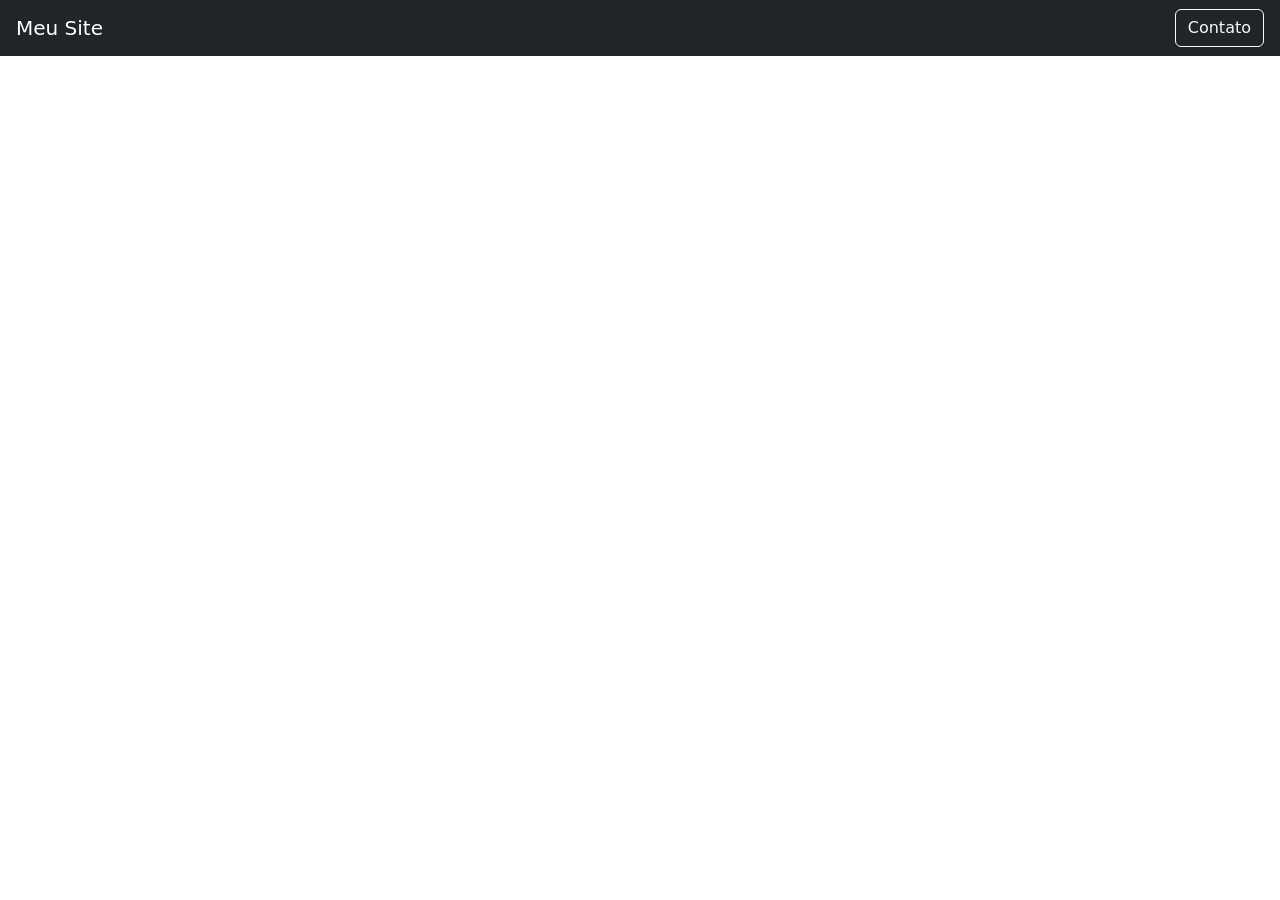
<file: ex10a-al-fazer-nav-modal-(ex)/ex10a.html>
<!DOCTYPE html>
<html lang="pt-br">
<head>
  <meta charset="UTF-8">
  <title>Modal com Formulário</title>
  <meta name="viewport" content="width=device-width, initial-scale=1">

  <!-- Bootstrap CSS -->
  <link href="https://cdn.jsdelivr.net/npm/bootstrap@5.3.2/dist/css/bootstrap.min.css" rel="stylesheet">
</head>
<body>

<!-- Navbar -->
<nav class="navbar navbar-dark bg-dark px-3">
  <span class="navbar-brand">Meu Site</span>
  <button class="btn btn-outline-light" data-bs-toggle="modal" data-bs-target="#contatoModal">
    Contato
  </button>
</nav>

<!-- Modal -->
<div class="modal fade" id="contatoModal" tabindex="-1">
  <div class="modal-dialog">
    <div class="modal-content">
      
      <div class="modal-header">
        <h5 class="modal-title">Formulário de Contato</h5>
        <button type="button" class="btn-close" data-bs-dismiss="modal"></button>
      </div>

      <div class="modal-body">
        <form class="needs-validation" novalidate>

          <!-- Nome -->
          <div class="mb-3">
            <label class="form-label">Nome</label>
            <input type="text" class="form-control" required>
            <div class="invalid-feedback">
            </div>
          </div>

          <!-- Email -->
          <div class="mb-3">
            <label class="form-label">Email</label>
            <input type="email" class="form-control" required>
            <div class="invalid-feedback">
            </div>
          </div>

          <!-- Email -->
          <div class="mb-3">
            <label class="form-label">Mensagem</label>
            <input type="email" class="form-control" required>
            <div class="invalid-feedback">
            </div>
          </div>

          <button class="btn btn-primary" type="submit">Enviar</button>
        </form>
      </div>

    </div>
  </div>
</div>

<!-- Bootstrap JS + Validação -->
<script src="https://cdn.jsdelivr.net/npm/bootstrap@5.3.2/dist/js/bootstrap.bundle.min.js"></script>

<script>
(() => {
  'use strict';
  const forms = document.querySelectorAll('.needs-validation');

  Array.from(forms).forEach(form => {
    form.addEventListener('submit', event => {
      if (!form.checkValidity()) {
        event.preventDefault();
        event.stopPropagation();
      }
      form.classList.add('was-validated');
    }, false);
  });
})();
</script>

</body>
</html>
</file>
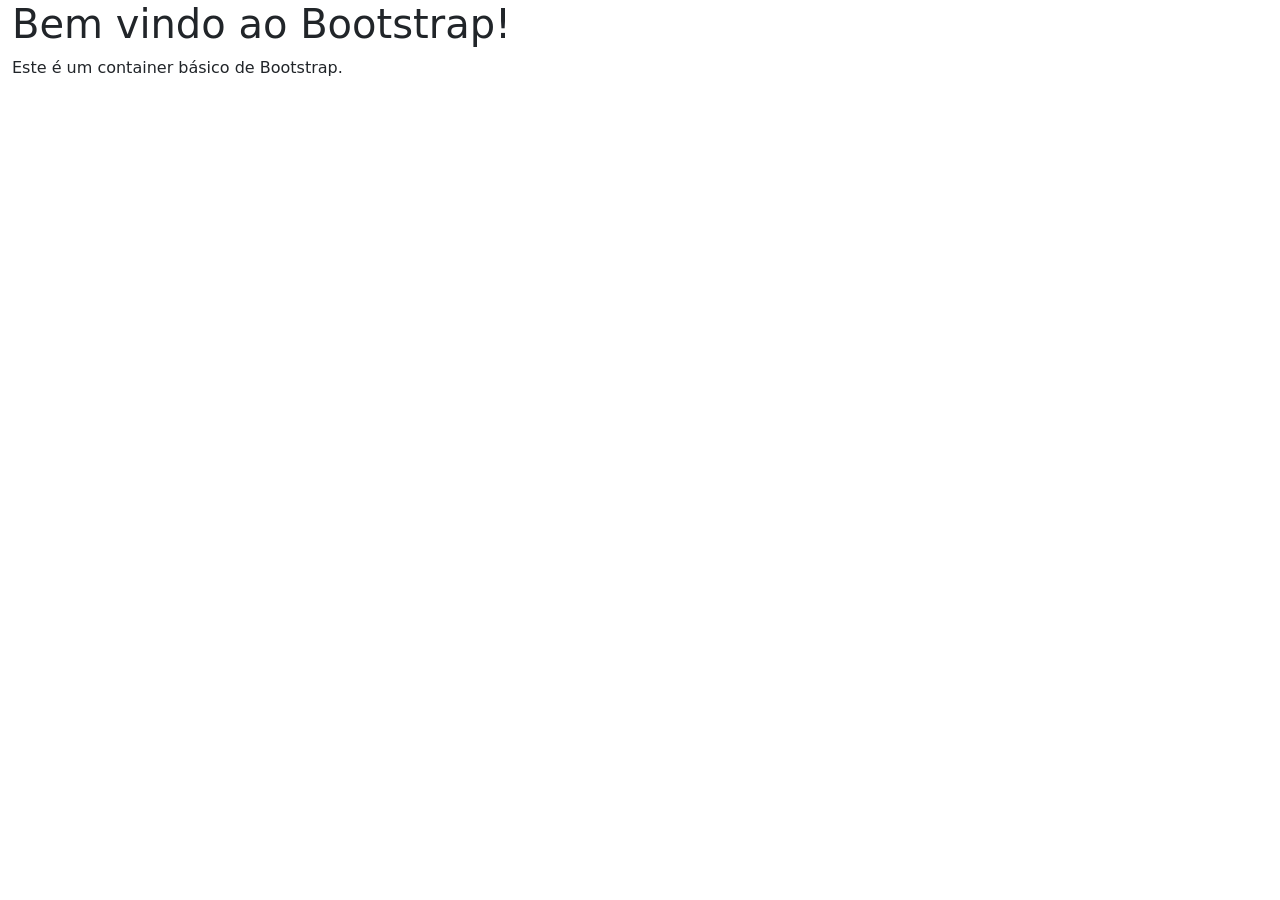
<file: ex1_instalacao-cdn/ex1.html>
<!DOCTYPE html>
<html lang="pt-br">
<head>
    <meta charset="UTF-8">
    <meta name="viewport" content="width=device-width, initial-scale=1.0">
    <title>Introdução ao Bootstrap</title>

    <!-- 1ª Digitação (Aqui) -->
    <link href="https://cdn.jsdelivr.net/npm/bootstrap@5.3.8/dist/css/bootstrap.min.css" rel="stylesheet" integrity="sha384-sRIl4kxILFvY47J16cr9ZwB07vP4J8+LH7qKQnuqkuIAvNWLzeN8tE5YBujZqJLB" crossorigin="anonymous">

</head>
<body>

    <!-- 2ª Digitação (Aqui) -->
     <div class="container-fluid">
        <h1>Bem vindo ao Bootstrap!</h1>
        <p>Este é um container básico de Bootstrap.</p>
     </div>

</body>
</html>
</file>
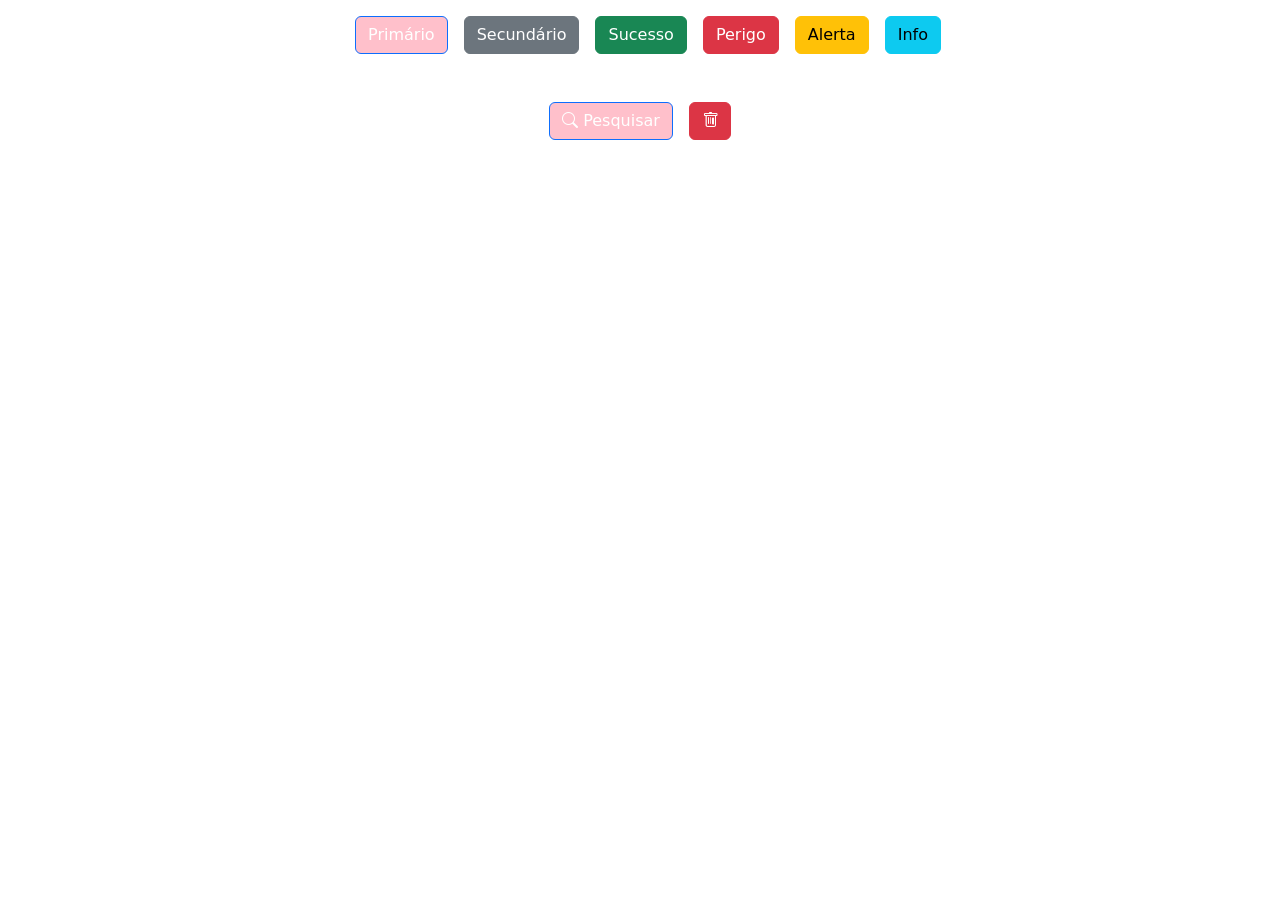
<file: ex3_botoes/ex3.html>
<!DOCTYPE html>
<html lang="pt-br">
<head>
    <meta charset="UTF-8">
    <meta name="viewport" content="width=device-width, initial-scale=1.0">
    <title>Botões Bootstrap</title>

    <!-- Bootstrap CSS -->
    <link href="https://cdn.jsdelivr.net/npm/bootstrap@5.3.0/dist/css/bootstrap.min.css" rel="stylesheet">

    <!-- CSS Personalizado -->
     <link rel="stylesheet" href="style.css">
    <!-- Bootstrap ícones -->
    <link rel="stylesheet" href="https://cdn.jsdelivr.net/npm/bootstrap-icons@1.11.3/font/bootstrap-icons.css">

</head>
<body>


    <!-- 1ª Digitação (Aqui) -->
     <div class="container d-flex justify-content-center mt-3">
          <button class="btn btn-primary ms-3">Primário</button>
          <button class="btn btn-secondary ms-3">Secundário</button>
          <button class="btn btn-success ms-3">Sucesso</button>
          <button class="btn btn-danger ms-3">Perigo</button>
          <button class="btn btn-warning ms-3">Alerta</button>
          <button class="btn btn-info ms-3">Info</button>
     </div>
        <div class="container d-flex justify-content-center mt-5">

        <!-- Botão com ícone -->
         <button class="btn btn-primary">
            <i class="bi bi-search"></i> Pesquisar
         </button>

         <!-- Botão com ícone -->
          <button class="btn btn-danger ms-3">
            <i class="bi bi-trash"></i>
          </button>
        </div>
    <script src="https://cdn.jsdelivr.net/npm/bootstrap@5.3.0/dist/js/bootstrap.bundle.min.js"></script>
</body>
</html>
</file>
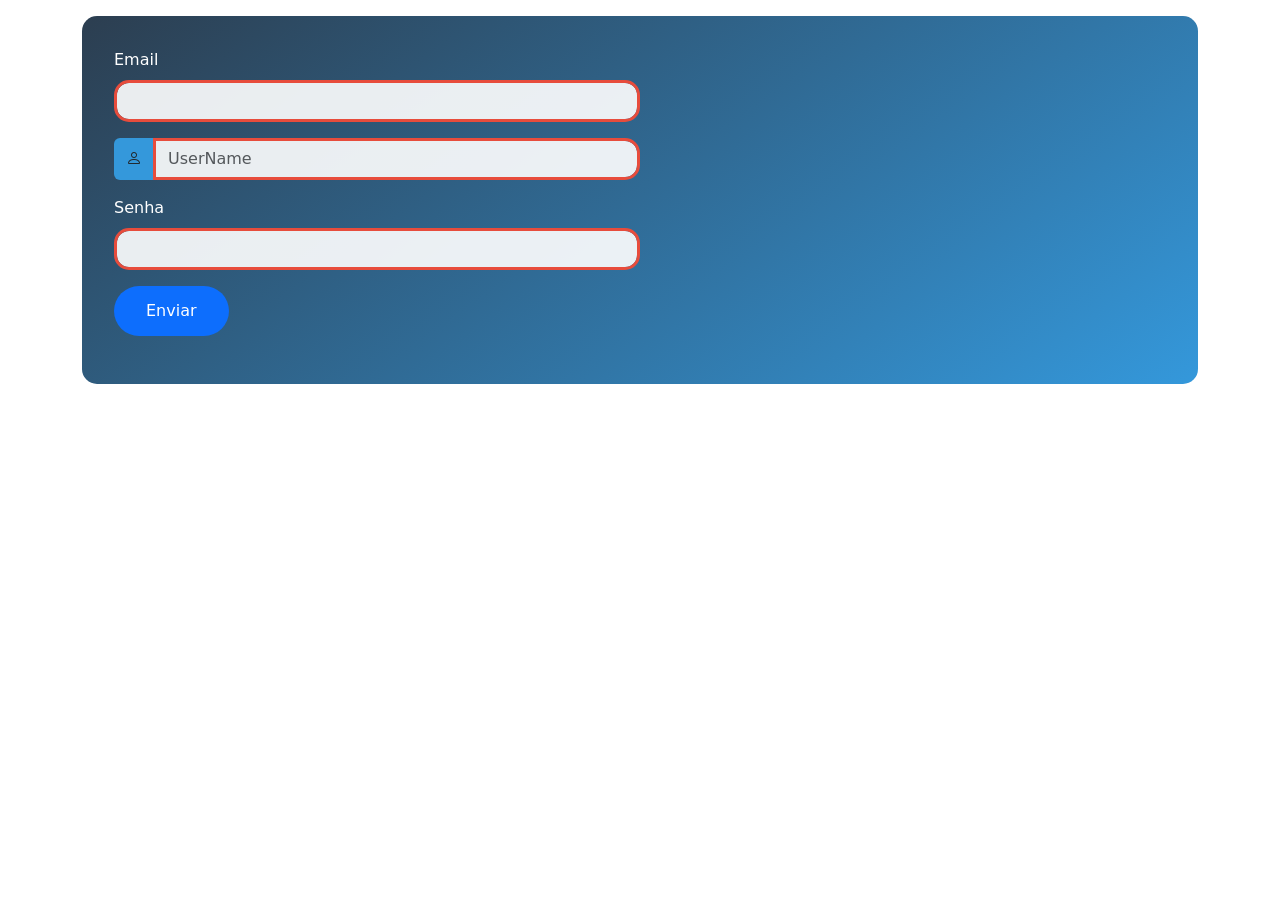
<file: ex4_formulario-sub-css/ex4.html>
<!DOCTYPE html>
<html lang="pt-br">
<head>
    <meta charset="UTF-8">
    <meta name="viewport" content="width=device-width, initial-scale=1.0">
    <title>Formulário Bootstrap Customizado</title>

    <!-- Bootstrap CSS -->
    <link href="https://cdn.jsdelivr.net/npm/bootstrap@5.3.0/dist/css/bootstrap.min.css" rel="stylesheet">
    
    <!-- Bootstrap ícones -->
    <link rel="stylesheet" href="https://cdn.jsdelivr.net/npm/bootstrap-icons@1.11.3/font/bootstrap-icons.css">
    
    <!-- CSS customizado -->
    <link rel="stylesheet" href="styles.css">
</head>
<body>


    <!-- 1ª Digitação (Aqui) -->
     <div class="container mt-3">
        <form class="custom-form">
            <div class="col-sm-6 mb-3">
                <label for="email" class="form-label">Email</label>
                <input type="email" class="form-control custom-input" id="email">
            </div>

            <div class="col-sm-6 mb-3">
                <div class="input-group">
                    <span class="input-group-text custom-icon">
                        <i class="bi bi-person"></i>
                    </span>
                     <input type="text" class="form-control custom-input" placeholder="UserName">
                </div>
            </div>

            <div class="col-sm-6 mb-3">
                <label for="senha" class="form-label">Senha</label>
                <input type="password" class="form-control custom-input mb-3" id="senha">
            </div>

            <button type="submit" class="btn btn-primary custom-button mb-3">Enviar</button>
        </form>
     </div>


    <script src="https://cdn.jsdelivr.net/npm/bootstrap@5.3.0/dist/js/bootstrap.bundle.min.js"></script>
</body>
</html>
</file>
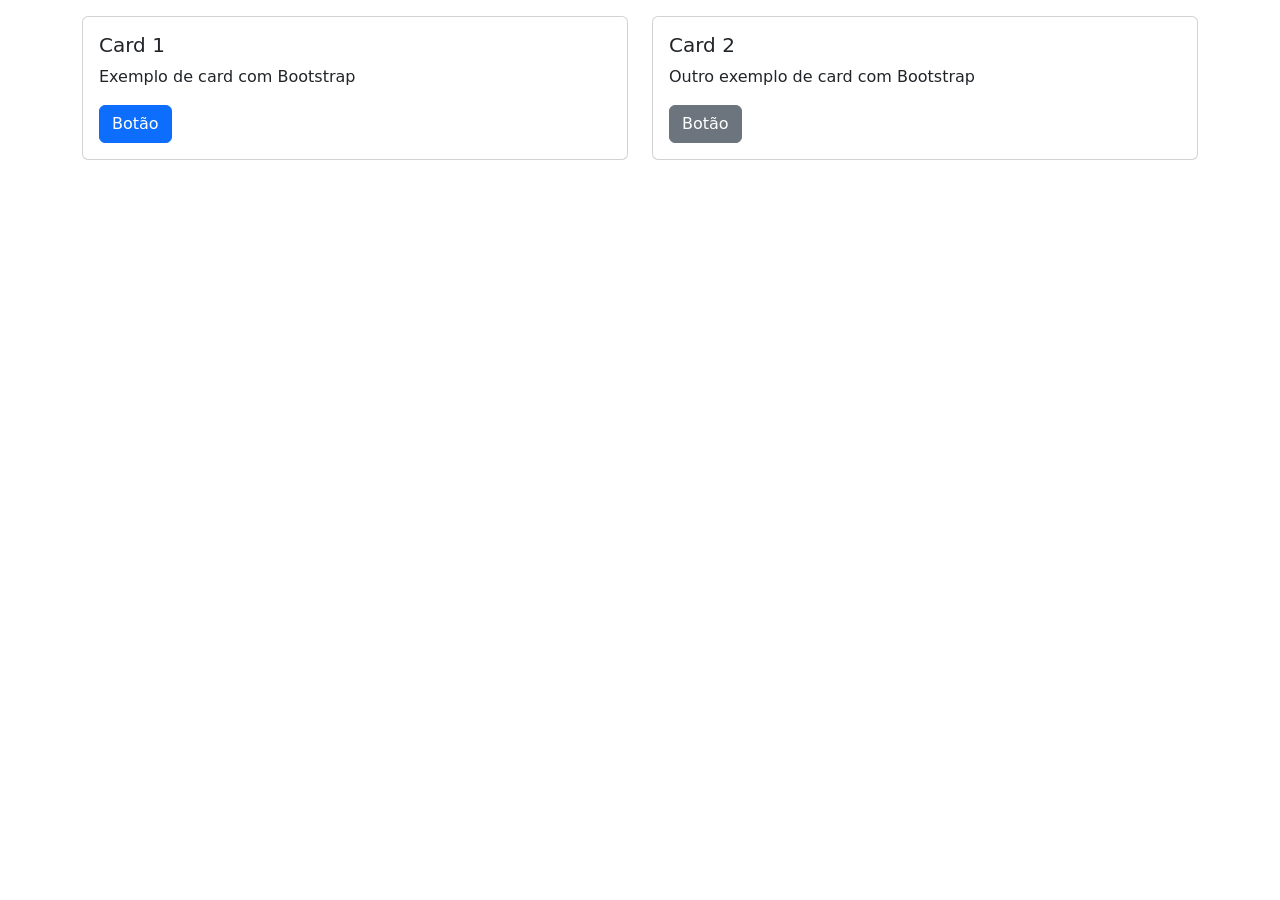
<file: ex5_cards/ex5.html>
<!DOCTYPE html>
<html lang="pt-br">
<head>
    <meta charset="UTF-8">
    <meta name="viewport" content="width=device-width, initial-scale=1.0">
    <title>Cards Bootstrap</title>
    <link href="https://cdn.jsdelivr.net/npm/bootstrap@5.3.0/dist/css/bootstrap.min.css" rel="stylesheet">
</head>
<body>


  <!-- 1ª Digitação (Aqui) -->
   <div class="container mt-3">
      <div class="row">
        <div class="col-sm-6">
          <div class="card">
            <div class="card-body">
              <h5 class="card-title">Card 1</h5>
              <p class="card-text">Exemplo de card com Bootstrap</p>
              <a href="#" class="btn btn-primary">Botão</a>
            </div>
          </div>
        </div>

        <div class="col-sm-6">
          <div class="card">
            <div class="card-body">
              <h5 class="card-title">Card 2</h5>
              <p class="card-text">Outro exemplo de card com Bootstrap</p>
              <a href="#" class="btn btn-secondary">Botão</a>
            </div>
          </div>
        </div>
    </div>
    </div>


    <script src="https://cdn.jsdelivr.net/npm/bootstrap@5.3.0/dist/js/bootstrap.bundle.min.js"></script>
</body>
</html>
</file>
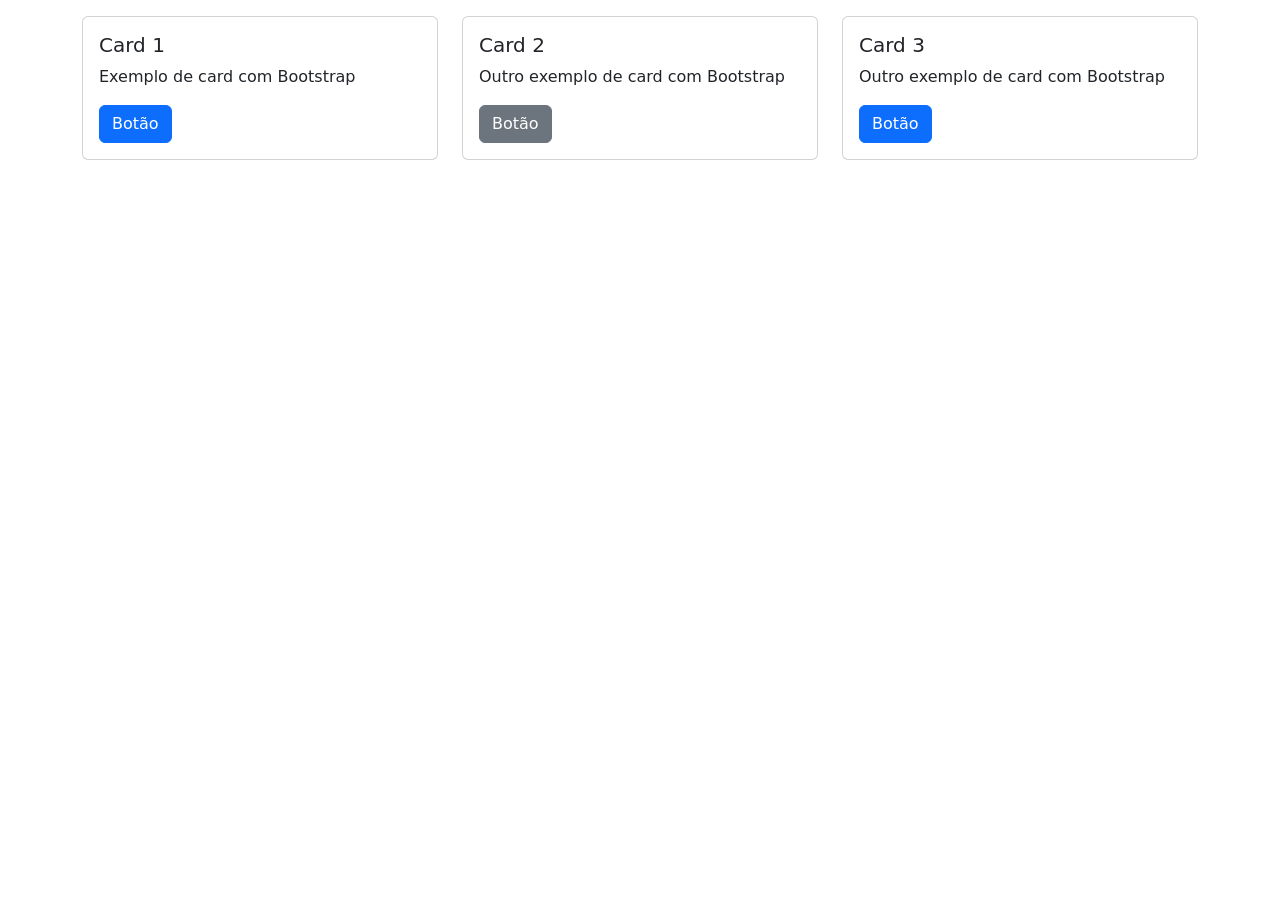
<file: ex5a-al-fazer-grid-(ex)/ex5a.html>
<!DOCTYPE html>
<html lang="pt-br">
<head>
    <meta charset="UTF-8">
    <meta name="viewport" content="width=device-width, initial-scale=1.0">
    <title>Cards Bootstrap</title>
    <link href="https://cdn.jsdelivr.net/npm/bootstrap@5.3.0/dist/css/bootstrap.min.css" rel="stylesheet">
</head>
<body>


  <!-- 1ª Digitação (Aqui) -->
   <div class="container mt-3">
      <div class="row">
        <div class="col-sm-4">
          <div class="card">
            <div class="card-body">
              <h5 class="card-title">Card 1</h5>
              <p class="card-text">Exemplo de card com Bootstrap</p>
              <a href="#" class="btn btn-primary">Botão</a>
            </div>
          </div>
        </div>

        <div class="col-sm-4">
          <div class="card">
            <div class="card-body">
              <h5 class="card-title">Card 2</h5>
              <p class="card-text">Outro exemplo de card com Bootstrap</p>
              <a href="#" class="btn btn-secondary">Botão</a>
            </div>
          </div>
        </div>

        <div class="col-sm-4">
          <div class="card">
            <div class="card-body">
              <h5 class="card-title">Card 3</h5>
              <p class="card-text">Outro exemplo de card com Bootstrap</p>
              <a href="#" class="btn btn-primary">Botão</a>
            </div>
          </div>
        </div>
    </div>
    </div>


    <script src="https://cdn.jsdelivr.net/npm/bootstrap@5.3.0/dist/js/bootstrap.bundle.min.js"></script>
</body>
</html>
</file>
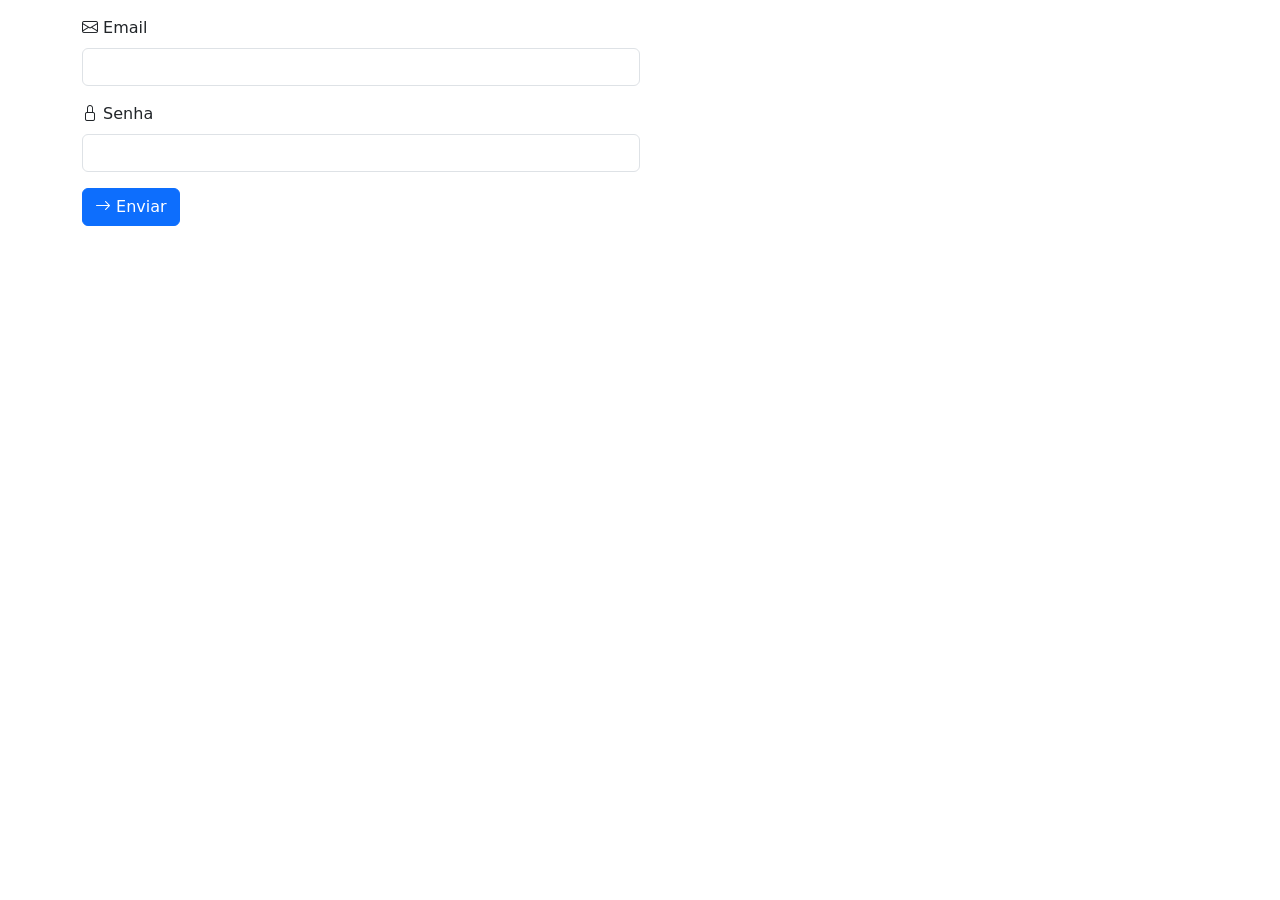
<file: ex5b-al-fazer-formulario-(ex)/ex5b.html>
<!-- 1ª Digitação (Resolver exercício aqui) -->
 <!DOCTYPE html>
<html lang="pt-br">
<head>
    <meta charset="UTF-8">
    <meta name="viewport" content="width=device-width, initial-scale=1.0">
    <title>Formulário Bootstrap Customizado</title>

    <!-- Bootstrap CSS -->
    <link href="https://cdn.jsdelivr.net/npm/bootstrap@5.3.0/dist/css/bootstrap.min.css" rel="stylesheet">
    
    <!-- Bootstrap ícones -->
    <link rel="stylesheet" href="https://cdn.jsdelivr.net/npm/bootstrap-icons@1.11.3/font/bootstrap-icons.css">
    
</head>
<body>


    <!-- 1ª Digitação (Aqui) -->
     <div class="container mt-3">
        <form class="custom-form">
            <div class="col-sm-6 mb-3 bi-envelope">
                <label for="email" class="form-label">Email</label>
                <input type="email" class="form-control custom-input" id="email">
            </div>


            <div class="col-sm-6 mb-3 bi-lock">
                <label for="senha" class="form-label">Senha</label>
                <input type="password" class="form-control custom-input mb-3" id="senha">
            </div>

            <button type="submit" class="btn btn-primary custom-button mb-3 bi-arrow-right"> Enviar</button>
        </form>
     </div>


    <script src="https://cdn.jsdelivr.net/npm/bootstrap@5.3.0/dist/js/bootstrap.bundle.min.js"></script>
</body>
</html>
</file>
<file: ex13_projeto_imovi/css/styles.css>
/* 2ª Digitação (Aqui) */
* {
    font-family: 'Lato', sans-serif;
}

.bg-primary-color {
    background-color: #fff;
}

.bg-secondary-color {
    background-color: #ece8e2;
}

.bg-dark-color {
    background-color: #050505;
}

.primary-color {
    color: #050505;
}

.secondary-color {
    color: #7a7a7a;
}

/* NAVBAR */
#navbar {
    border-bottom: 1px solid #7a7a7a;
}

#navbar a {
    color: #050505;
}

#navbar a:hover {
    color: #7a7a7a;
}

#navbar .active {
    border-bottom: 1px solid #050505;
}

.navbar-brand {
    display: flex;
}

.navbar-brand img {
    width: 40px;
}

.navbar-brand span {
    font-weight: 700;
    font-size: 1.5rem;
    margin-left: 0.5rem;
}

#navbar-items .navbar-nav {
    display: flex;
    justify-content: center;
    width: 100%;
}

#navbar-items .nav-item {
    margin: 0 1em;
}

/* SLIDER */
#slider {
    margin-top: 8em;
    margin-bottom: 1em;
}

#slider .carousel-caption {
    bottom: 3em;
}

#slider .carousel-caption h5 {
    font-size: 2.5em;
    text-shadow: #000 2px 2px;
}

.btn {
    border-radius: 0;
}

#slider .btn {
    padding: 0.3em 0.8em;
    font-size: 1em;
    margin-top: 1em;
}

.carousel-control-prev,
.carousel-control-next {
    opacity: 0.7;
}

.carousel-control-prev i,
.carousel-control-next {
    opacity: 0.7;
}

.carousel-indicators [data-bs-target] {
    background-color: #222;
    opacity: 0.8;
}

.carousel-indicators .active {
    background-color: #000;
}

@media (min-width: 768px) {
    #slider .carousel-caption {
        bottom: 15em;
    }
    #slider .carousel-caption h5 {
        font-size: 4em;
        text-shadow: #000 2px 3px;
    }
    #slider .btn {
        padding: 0.6em 1.6em;
        font-size: 1.2em;
        margin-top: 1em;
    }
    .carousel-indicators {
        bottom: 7em;
    }
}

/* MINI BANNERS */
#mini-banners {
    margin-bottom: 4em;
}

#mini-banners .card {
    padding: 2em 0.3em;
    border-radius: 0;
}

#mini-banners i {
    font-size: 4em;
}

#mini-banners .card-tittle {
    margin-bottom: 1.5em;
}

#mini-banners .btn {
    margin-top: 1.5em;
    padding: 0.6em 1.2em;
}

#mini-banners .card {
    margin-bottom: 1em;
}

@media (min-width: 768px) {
    #mini-banners {
        margin-top: -6em;
    }
}

/* DESTAQUES */
#featured-container {
    margin-bottom: 4em;
}

.tittle {
    font-size: 1.75em;
    margin-bottom: 0.4em;
    position: relative;
}

.tittle:before {
    width: 75px;
    border-top: 4px solid #7a7a7a;
    content: '';
    position: absolute;
    bottom: 2em;
}

#featured-images {
    margin-top: 2em;
}

#featured-images .col-md-4 {
    position: relative;
    cursor: pointer;
}

#featured-images .col-md-4:hover > .banner-content {
    opacity: 0.8;
}

#featured-images .banner-content {
    position: absolute;
    top: 0;
    left: 0;
    height: 100%;
    width: 100%;
    background-color: #fff;
    display: flex;
    align-items: center;
    justify-content: center;
    flex-direction: column;
    opacity: 0.6;
    transition: 0.5s;
}

@media (min-width: 768px) {
    .title {
        font-size: 2.4em;
    }

    .title:before {
        bottom: 1.5em;
    }

    #featured-images .banner-content {
        opacity: 0;
    }
}

/* INFO */
#info-content {
    margin-bottom: 4em;
    padding: 4em 1em;
}

#info-numbers {
    margin-bottom: 4em;
    padding: 4em 1em;
}

#info-banner {
    align-items: center;
    display: flex;
    margin-bottom: 2.5em;
}

#info-numbers h3 {
    font-size: 3em;
}

@media (min-width: 768px) {
    #info-content {
        padding: 3.5em;
    }
}

/* FOOTER TOP */
#footer {
    padding: 3em 2em;
}

#footer-top {
    margin-bottom: 2em;
}

#footer-top,
#footer-top i {
    color: #fff;
}

#social-icons {
    text-align: right;
}

#social-icons i {
    margin-right: 1em;
    font-size: 1.5em;
    cursor: pointer;
}

#social-icons i:hover {
    color: #7a7a7a;
}

/* FOOTER DETAILS */
#footer-details {
    margin-bottom: 3em;
}

#news-container,
#contact-container,
#links-container {
    padding: 0;
    border: 0;
    margin-bottom: 2em;
}

#footer-details h4 {
    color: #fff;
    margin-bottom: 1.5em;
}

#news-container input {
    border-radius: 0;
    border: none;
}

#links-container li {
    margin-bottom: 0.5em;
}

#links-container a {
    text-decoration: none;
}

#links-container a:hover {
    color: #fff;
}

/* FOOTER BOTTOM */
#footer-bottom {
    border-top: 1px solid #7a7a7a;
    padding-top: 2em;
}

#footer-bottom i {
    color: #e61e10;
}

@media (min-width: 768px) {
    #news-container {
        padding-right: 2em;
    }

    #contact-container {
        padding: 0 2em;
        border-left: 1px solid #7a7a7a;
        border-right: 1px solid #7a7a7a;
    }

    #links-container {
        padding-left: 2em;
    }
}
</file>
<file: ex11_projeto_art/Art_(Alunos)/css/styles.css>
/* ESTILOS GERAIS */
* {
    color: #25282e;
}

a, i {
    transition: .5s;;
    text-decoration: none;
}

.secondary-color {
    color: #555;
}

.center-image {
    background-size: cover;
    background-position: center;
}

.btn {
    text-decoration: none;
    background-color: #25282e;
    color: #FFF;
    padding: 7px 18px;
    border-radius: 0;
}

.btn:hover {
    background-color: #333;
    color: #FFF;
}

/* HEADER */
#header {
    text-align: center;
    padding: 20px;
    border-bottom: 1px solid #CCC;
}

#header p {
    margin-bottom: 0;
}

#logo-container {
    display: flex;
    justify-content: center;
}

#logo {
    width: 40px;
    margin-right: 15px;
}

/* NAVBAR */
#navbar {
    padding: 10px;
    margin: 10px auto;
}

#navbar a {
    width: 80px;
    color: #444;
}

#navbar a:hover {
    color: #c1b696;
}

/* MAIN IMAGE */
.main-image {
    height: 400px;
    background-image: url(../img/g_1.jpg);
    margin-bottom: 30px;
    position: relative;
}

.main-image-info {
    background-color: #FFF;
    padding: 25px;
    position: absolute;
    left: 25px;
    bottom: 25px;
}

/* GALLERY */
#img-2 {
    background-image: url(../img/g_2.jpg);
}

#img-3 {
    background-image: url(../img/g_3.jpg);
}

#img-4 {
    background-image: url(../img/g_4.jpg);
}

#img-5 {
    background-image: url(../img/g_5.jpg);
}

#img-6 {
    background-image: url(../img/g_6.jpg);
}

#gallery-container h1 {
    text-align: center;
}

#gallery-container h1,
#gallery-container .col-md-6,
#gallery-container .col-xs-12 {
    margin-bottom: 50px;
}

.small-image-container {
    height: 250px;
    margin-bottom: 20px;
}

/* FOOTER */
footer {
    border-top: 1px solid #CCC;
    height: 250px;
    padding: 30px;
}

footer i {
    font-size: 20px;
}

#social-icons-container {
    padding: 25px;
}

#social-icons-container div {
    text-align: center;
}

footer p {
    text-align: center;
    margin: 20px;
}

a:hover i {
    color: #c1b696;
}
</file>
<file: ex12_projeto-perfectwatch/PerfectWatch (Completo)/PerfectWatch (Completo)/css/styles.css>
/* Define uma fonte padrão para todos os elementos */
*{
    font-family: 'Montserrat', sans-serif;
}

/* Estilos gerais para o corpo da página */
body {
    background-color: #252525; /* Cor de fundo do corpo */
    color: #FFF; /* Cor do texto */
}

/* Classes para diferentes cores de fundo */
.primary-bg-color {
    background-color: #252525;
}
.destaque {
    background-color: #0D0D0D;
}
.secondary-bg-color {
    background-color: #976DF2;
}
.light-bg-color {
    background-color: #FCF5EB;
}
.dark-bg-color {
    background-color: #0D0D0D;
}

/* Classes para diferentes cores de texto */
.primary-color {
    color: #976DF2;
}
.secondary-color {
    color: #F2F2F2;
}
.light-color {
    color: #FCF5EB;
}


/* Estilos para a barra de navegação (navbar) */

/* Ajusta a direção e alinhamento dos itens da barra de navegação */
#navbar .navbar-nav {
    flex-direction: row;
    justify-content: flex-end;
}

/* Define margem à esquerda para os itens da barra de navegação */
#navbar .navbar-nav li {
    margin-left: 1em;
}

/* Define a cor do texto e links na barra de navegação */
#navbar a,
#navbar button {
    color: #FFF;
}

/* Ajusta a posição dos itens da barra de navegação */
#navbar li {
    position: relative;
}

/* Define estilo para ícones na barra de navegação */
#navbar i {
    font-size: 20px;
}

/* Define estilo de cor quando o mouse passa sobre os ícones */
#navbar i:hover {
    color: #976DF2;
}

/* Define estilo para caixa com número (ex: quantidade de itens) */
#navbar span {
    position: absolute;
    top: -8px;
    right: -8px;
    width: 20px;
    height: 20px;
    border-radius: 50%;
    background-color: #EF3636;
    text-align: center;
}

/* Posiciona a caixa com número no item de sacola de compras */
#bag-item span {
    left: 20px;
}

/* Estilos para a marca/logo na barra de navegação */
.navbar-brand {
    font-weight: 700;
    width: 100%;
    text-align: center;
}

/* Estilo de hover para links 'sobre' */
.sobre a:hover {
    color: #0D0D0D !important; /* Importante para sobrepor outros estilos */
}

/* Ajusta estilo quando a largura da tela é maior do que 768px */
@media(min-width: 768px) {
    .navbar-brand {
        text-align: left;
    }
}

/* Ajusta o espaçamento entre itens da barra de navegação */
#navbar-items {
    justify-content: space-between;
}

/* Ajusta espaçamento quando a largura da tela é maior que 768px */
@media(min-width: 768px) {
    #navbar-items {
        display: flex;
        min-width: 80%;
    }
}

/* Estilos para formulários de busca e newsletter */
#search-form,
#news-form {
    width: 100%;
    margin: 2em 0;
}

/* Ajusta largura e margem quando a largura da tela é maior que 768px */
@media(min-width: 768px) {
    #search-form,
    #news-form {
        width: 50%;
        margin: 0;
    }
}

/* Estilos para campos de input em formulários */
#search-form,
#news-form {
    border: 2px solid #F2F2F2;
    border-radius: 3px;
    padding: 5px 15px;
}

/* Estilos para campos de input em formulários */
#search-form input,
#news-form input {
    background-color: transparent;
    border: none;
    color: #FFF;
}

/* Estilos para campos de input quando focados */
#search-form input:focus,
#news-form input:focus {
    box-shadow: none;
}

/* Estilos para placeholders em campos de input */
#search-form input::placeholder,
#news-form input::placeholder {
    color: #FFF;
}


/* Estilos para a barra de navegação inferior (bottom-navbar) */

/* Ajusta a posição dos itens na barra de navegação inferior */
#bottom-navbar-container .container {
    justify-content: flex-end;
}

/* Define cor do texto e links na barra de navegação inferior */
#bottom-navbar-container a {
    color: #FFF;
    font-weight: 600;
}

/* Define tamnho do ícone do botão para mostrar/esconder o menu */
.navbar-toggler {
    font-size: 1.5em;
}
/* Estilos para os banners */

/* Define espaçamento interno para o contêiner de banners */
#banners-container {
    padding: 0;
}

/* Posicionamento e espaçamento para a legenda do carousel */
.carousel-caption {
    bottom: 5em;
    padding: 1em;
    left: 12%;
    right: 12%;
}

/* Estilos para o título na legenda do carousel */
.carousel-caption h5 {
    font-size: 1.8em;
}

/* Media query para telas com largura mínima de 768px */
@media(min-width: 768px) {
    /* Ajusta altura dos itens do carousel e imagens */
    #slider .carousel-item,
    #slider img {
        height: 600px;
    }

    /* Ajusta posicionamento e espaçamento da legenda do carousel */
    .carousel-caption {
        left: 23%;
        right: 23%;
    }

    /* Ajusta tamanho do título na legenda do carousel */
    .carousel-caption h5 {
        font-size: 4em;
    }
}

/* Estilos para os mini banners */
/* Ajusta margem superior para sobrepor os banners principais */
#mini-banners {
    margin-top: -3em;
    z-index: 10;
}

/* Estilos para as colunas dos mini banners */
#mini-banners .col-12 {
    z-index: 1;
    height: 300px;
    padding: 1.5em;
    position: relative;
    display: flex;
    flex-direction: column;
    justify-content: space-between;
}

/* Media query para telas com largura mínima de 768px */
@media(min-width: 768px) {
    /* Ajusta largura máxima das colunas dos mini banners */
    #mini-banners .col-12 {
        max-width: 30%;
    }

    /* Ajusta tamanho do título nos mini banners */
    #mini-banners .col-12 h2 {
        font-size: 2.2em;
    }
}

/* Estilos para o título nos mini banners */
#mini-banners .col-12 h2 {
    text-transform: uppercase;
    max-width: 50px;
    font-size: 1.3em;
    font-weight: 700;
    line-height: 1em;
}

/* Estilos para as imagens nos mini banners */
#mini-banners .col-12 img {
    height: 220px;
    position: absolute;
    right: 1rem;
    bottom: 1rem;
}

 /* Estilos para links nos mini banners */
 #mini-banners .col-12 a {
    font-weight: bold;
    color: #FFF;
    font-size: .8rem;
    transition: .5s;
}

 /* Estilos de hover para links nos mini banners */
 #mini-banners .col-12 a:hover {
    color: #0D0D0D;
}

/* Estilos específicos para o primeiros mini banner */
#mini-banners #mini-banners-1 a:hover {
    color: #976DF2;
}

/* Estilos específicos para o terceiro mini banner  */
#mini-banners #mini-banner-3 a {
    color: #0D0D0D;
}

/* Estilos de hover específicos para o terceiro mini banner */
#mini-banners #mini-banner-3 a:hover {
    color: #976DF2;
}
/* ____________________________________________________ */
/* BEST SELLERS */

/* Define altura e ajusta o redimensionamento das imagens nos cartões */
.card-img-top {
    height: 200px;
    object-fit: cover;
}

/* Define espaçamento interno para a seção de best sellers */
#best-sellers {
    padding: 4em 0;
}
 /* Remove margens horizontais para a linha de produtos */
 #best-sellers .row {
    margin: 0;
 }

 /* Ajusta o espaçamento interno das colunas dos produtos */
 #best-sellers .col-md-3 {
    padding: 0;
 }

 /* Estilos para o título da seção */
 .title {
    text-transform: uppercase;
    font-weight: 900;
    font-size: 2.5em;
    margin-bottom: 1em;
    text-align: center;
 }

 /* Media query para telas com largura mínima de 768px */
 @media(min-width: 768px) {
    /* Ajusta o alinhamento do título para a esquerda */
    .title {
        text-align: left;
    }
 }

 /* Estilos para os preços */
 .original-price {
    font-size: 18px;
    color: #F2F2F2;
    text-decoration: line-through;
    margin-right: 10px;
 }

 .discount-price {
    font-size: 24px;
    color: #976DF2; /* Cor destacada para o preço mais baixo */
 }
 
 /* Estilos para os catões de produtos */
 .card {
    text-align: center;
    border-radius: 0;
 }

 /* Ajusta o tamanho da imagem nos cartões */
 .card img {
    width: 140px;
    margin: 2em auto;
 }

 /* Estilos paea a categoria de produtos nos cartões */
 .card .card-category {
    font-size: .8rem;
 }

 /* Estilos para o texto nos cartões */
 .card .card-text {
    margin: 2em 0;
    font-weight: bold;
 }

 /* Estilos para os botões de compra */
 .btn {
    background-color: transparent;
    border-color: #976DF2;
 }

 /* Estilos de hover para os botões de compra */
 .btn:hover {
    background-color: #976DF2;
    border-color: #976DF2;
 }

 /* _________________________________________________________ */
 /* BOTTOM BANNER */

 /* Define cor de fundo, espaçamento interno e margens para o banner */
 #bottom-banner {
    background-color: #0D0D0D;
    padding: 6em;
    margin-bottom: 4em;
    text-align: center;
 }

 /* Deine estilo para o subtítulo da oferta e título */
 #bottom-banner .offer-subtitle,
 #bottom-banner h2 {
    text-transform: uppercase;
    font-weight: bold;
 }

 /* Define estilo para o botão */
 #bottom-banner .btn {
    margin: 2em;
    font-weight: bold;
    padding: 1em;
 }

 /* Define tamanho máximo para a imagem */
 #bottom-banner img {
    max-width: 175px;
 }

 /* Mdia query para telas com largura mínima de 168px */
 @media(min-width:768px) {
    /* Ajusta tamanho do título para telas maiores */
    #bottom-banner h2 {
        font-size: 5em;
    }
 }
 /* ________________________________________________________________ *
 /* ________________________________________________________*/
/* (Novidades) NEW PRODUCTS */

/* Define margem inferior para a seção de Novidades */
#new-products {
    margin-bottom: 5rem;
}

/* Estilos para o banner de Novidades */
#new-products-banner {
    display: flex;
    flex-direction: column;
    justify-content: center;
    align-items: center;
    background-color: #0D0D0D;
}

/* Estilos para título do banner de Novidades */
#new-products-banner h3 {
    text-transform: uppercase;
    font-weight: bold;
    margin-bottom: 1rem;
    font-size: 2rem;
}

/* Ajusta o espaçamento interno das colunas dos produtos */
#new-products .col-md-4 {
    padding: 0;
}

/* Define tamanho e margens para as imagens nos cartões de produtos */
#new-products .card img {
    height: 150px;
    width: 90px;
    margin: 2em auto;
}
 
/* GALLERY */

/* Estilos para os cotainers das imagens */
#gallery .image-container {
    background-size: cover;
    background-position: center;
    height: 225px;
    cursor: pointer;
    transition: .5s;
    border: 3px solid #0D0D0D;
}

/* Estilos ao passar o mouse sobre as imagens */
#gallery .image-container:hover {
    border-color: #976DF2;
}
/* Define a imagem de fundo para cada container */
#insta1 {
    background-image: url('../img/insta1.jpg');
}

#insta2 {
    background-image: url('../img/insta2.jpg');
}

#insta3 {
    background-image: url('../img/insta3.jpg');
}
#insta4 {
    background-image: url('../img/insta4.jpg');
}
#insta5 {
    background-image: url('../img/insta5.jpg');
}
#insta6 {
    background-image: url('../img/insta6.jpg');
}

/* FOOTER */

/* Estilos para a linha que separa os links do rodapé */
#footer-links-container {
    border-bottom: 1px solid #F2F2F2;
}

/* Estilos para as colunas no rodapé */
#footer .footer-column {
    padding: 2em;
    flex-direction: column;
    align-items: center;
    justify-content: center;
    text-align: center;
}

/* Estilos para as colunas do rodapé em telas maiores */
@media(min-widht: 795px) {
    #footer .footer-column {
        padding: 5em 2em;
    }
}

/* Estilos para os títulos das colunas de links no rodapé */
#footer-lins-container h3 {
    margin-bottom: 25px;
    text-transform: uppercase;
}

/* Estilos para os itens de lista nos links do rodapé */
#footer-links-container li {
    font-size: .8em;
    text-align: center;
}

/* Estilos para os links nos itens de lista do rodapé */
#footer-links-container li a {
    text-decoration: none;
}

/* Estilos ao passar o mouse sobre os links nos itens de lista do rodapé */
#footer-links-container li a:hover {
    color: #976DF2;
}

/* Estilos para a coluna centralno rodapé */
#footer-center {
    border-left: 1px solid #F2F2F2;
    border-right: 1px solid #F2F2F2;
}

/* Estilos para o título da coluna central no rodapé */
#footer-center h3 {
    font-weight: 900;
}

/* Estilos para o número de telefone na coluna central do rodapé */
#footer-center .store-phone {
    color: #976DF2;
    font-weight: bold;
    font-size: 2rem;
    margin-top: -15px;
}

/* NEWS */

/* Estilos para o container da seção de newsletter */
#newsletter-container {
    background-color: #0D0D0D;
    border-bottom: 1px solid #F2F2F2;
    text-align: center;
    padding: 20px;
}

/* Estilos para o formulário de inscrição na newsletter */
#news-form {
    max-width: 600px;
    margin: 15px auto;
}

/* Estilos para o ícone no formulário de inscrição */
#news-form i {
    font-size: 1.5em;
}

/* Estilos para o botão no formulário de inscrição */
#news-form .btn {
    color: #FFF;
}

/* Estilos para o container das redes sociais */
#social-container {
    margin: 20px auto;
}

/* Estilos para os ícones de redes sociais */
#social-container i {
    font-size: 1.5em;
    margin: 10px;
    cursor: pointer;
    color: #F2F2F2;
    transition: .3s;
}

/* Estilos ao passar o mouse sobre os ícones de redes sociais */
#social-container i:hover {
    color: #976DF2;
}

/* COPY */

/* Estilos para o container de direitos autorais */
#copy-container {
    text-align: center;
    padding: 30px;
}
</file>
<file: ex3_botoes/style.css>
.btn-primary {
    background-color: pink;
}
</file>
<file: ex4_formulario-sub-css/styles.css>
/* 2ª Digitação (Aqui) */
/* Formulários e inputs */

.custom-form {
    background: linear-gradient(145deg, #2c3e50, #3498db);
    padding: 2rem;
    border-radius: 15px;
}

.form-label {
    color: #fff;

}

.custom-icon {
    background-color: #3498db;
    border: #3498db;
}

.form-control.custom-input {
    border: 3px solid #e74c3c;
    border-radius: 15px;
    background-color: rgba(255, 255, 255, 0.9);
}

.form-control.custom-input:focus {
    border-color: #2ecc71;
    transform: scale(1.02);
}

.input-group {
    width: 100%;
}

.btn.btn-primary.custom-button {
    background-color: liner-gradient(45deg, #e74c3c, #f39c12);
    padding: 0.8rem 2rem;
    border-radius: 50px;
    border: none;
}

.btn.btn-primary.custom-button:hover {
    transform: translateY(-5px);
    box-shadow: 0 10px 20px rgba(231, 76, 60, 0.4);
}
</file>
